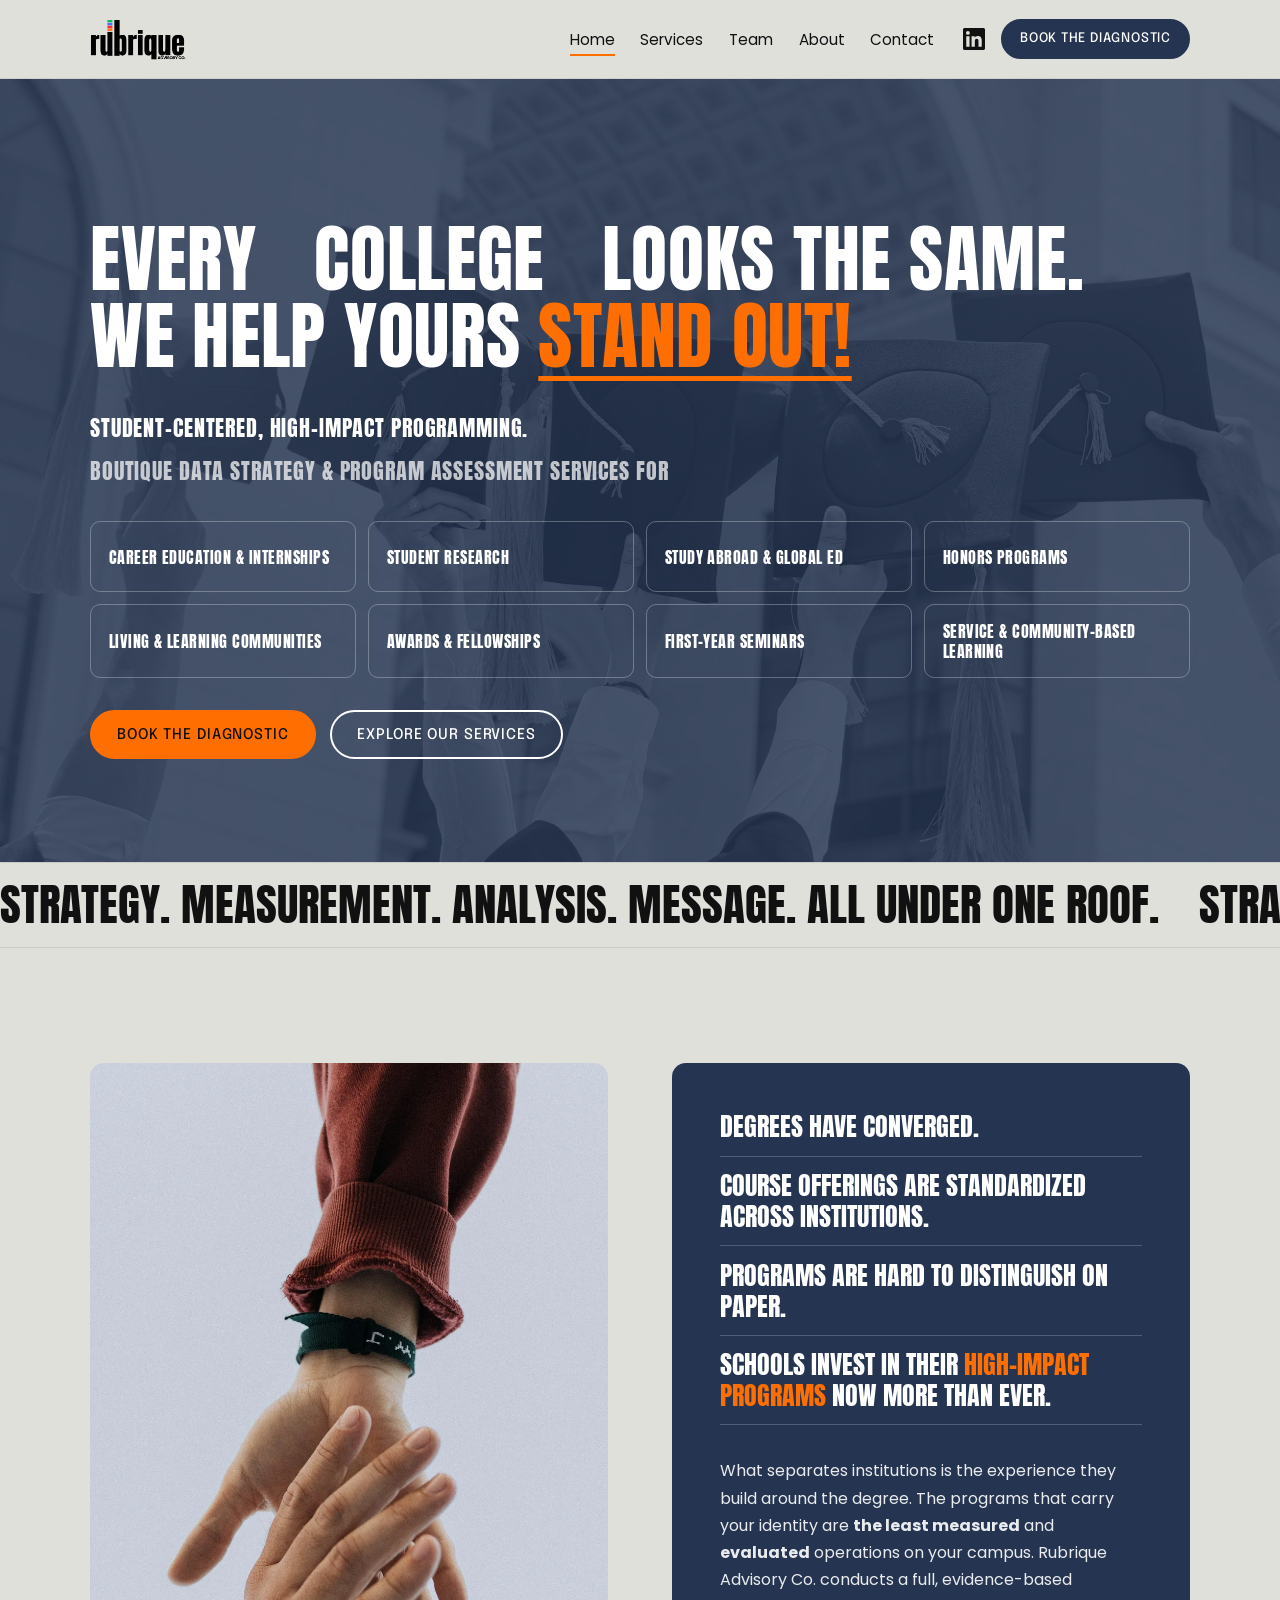
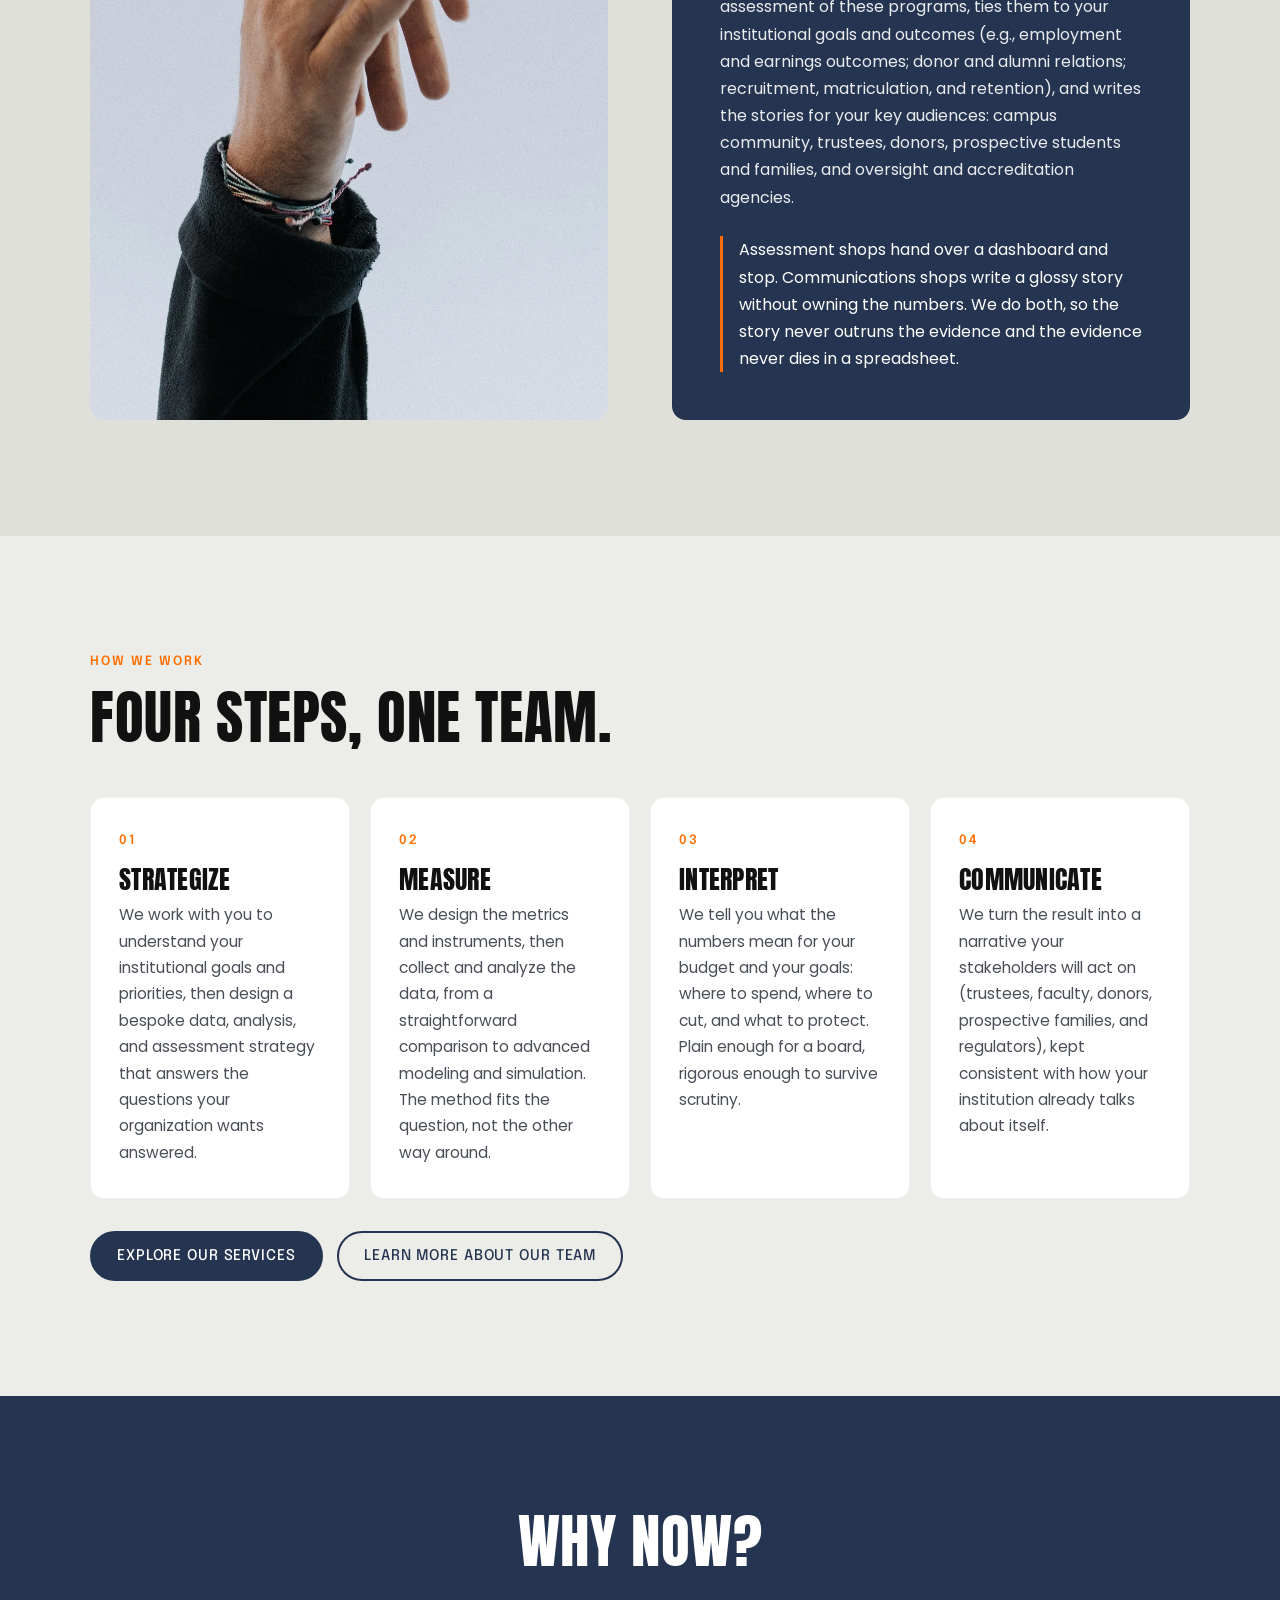
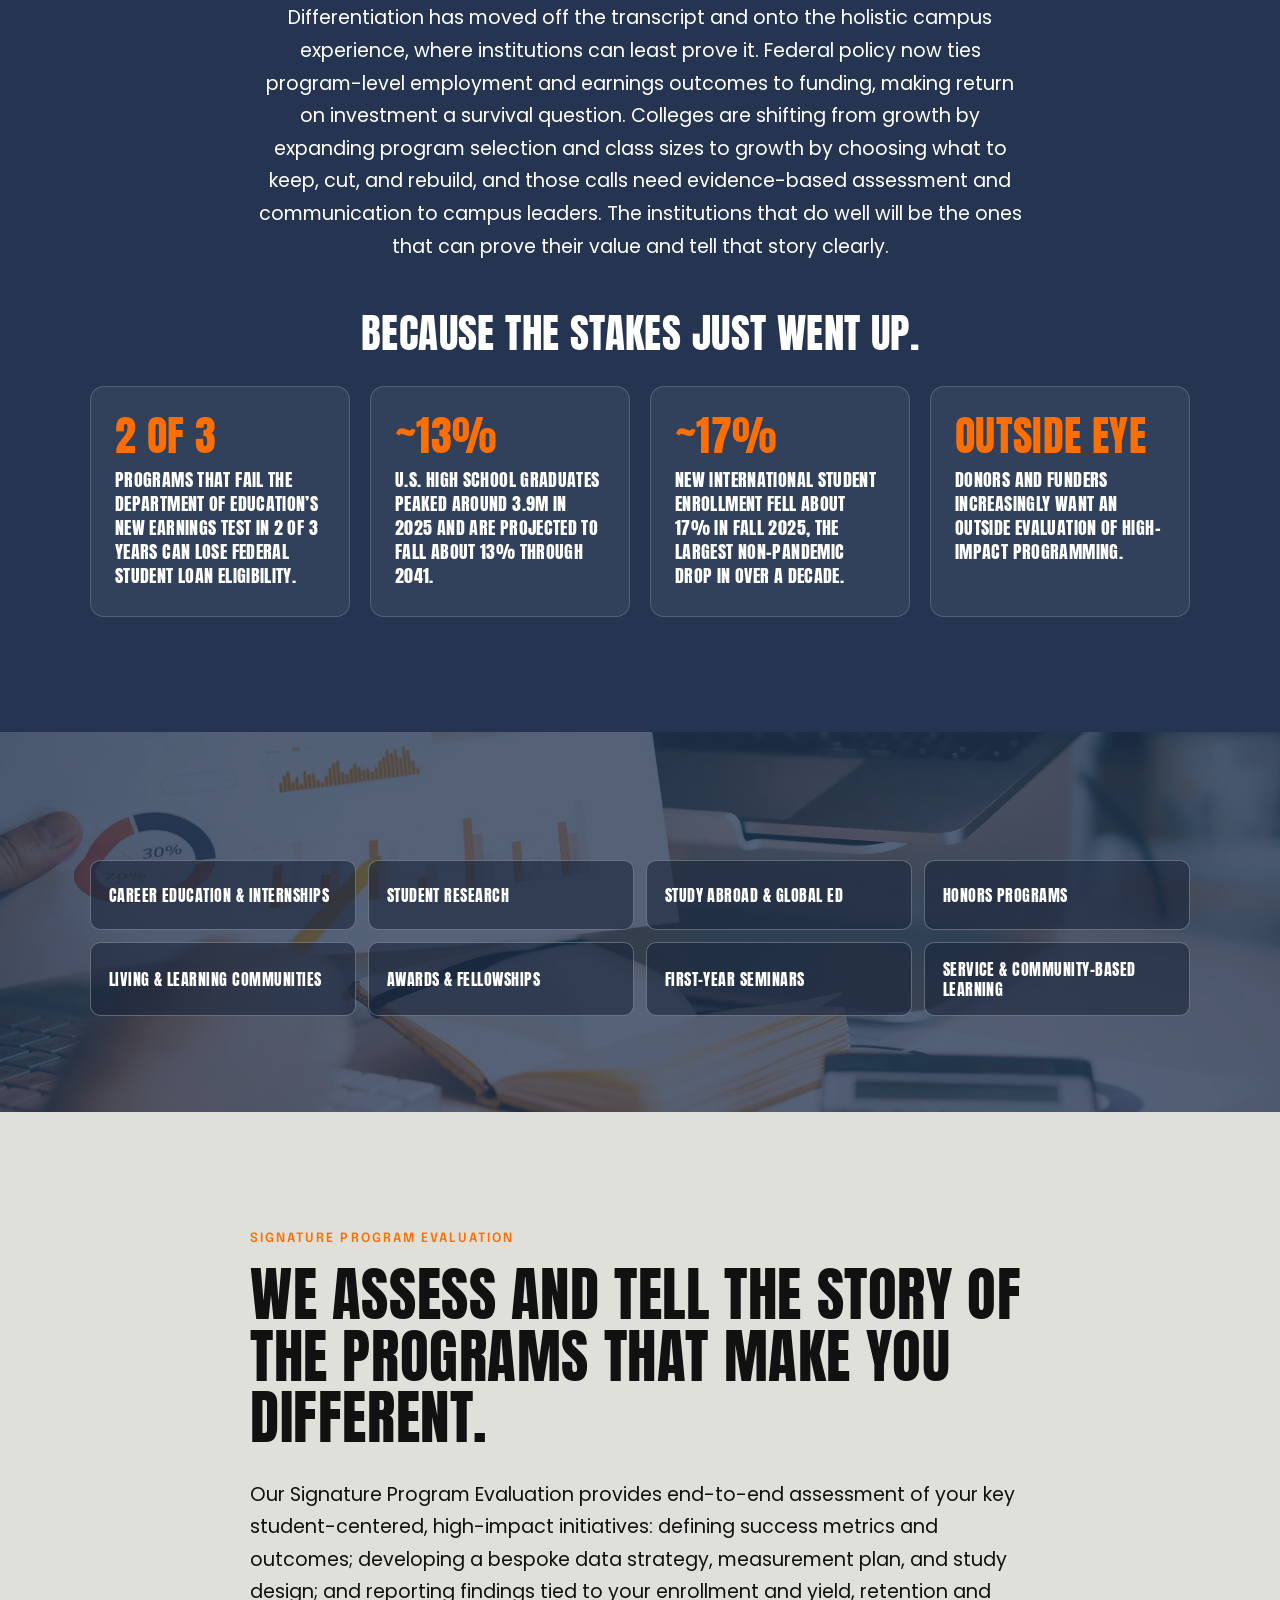
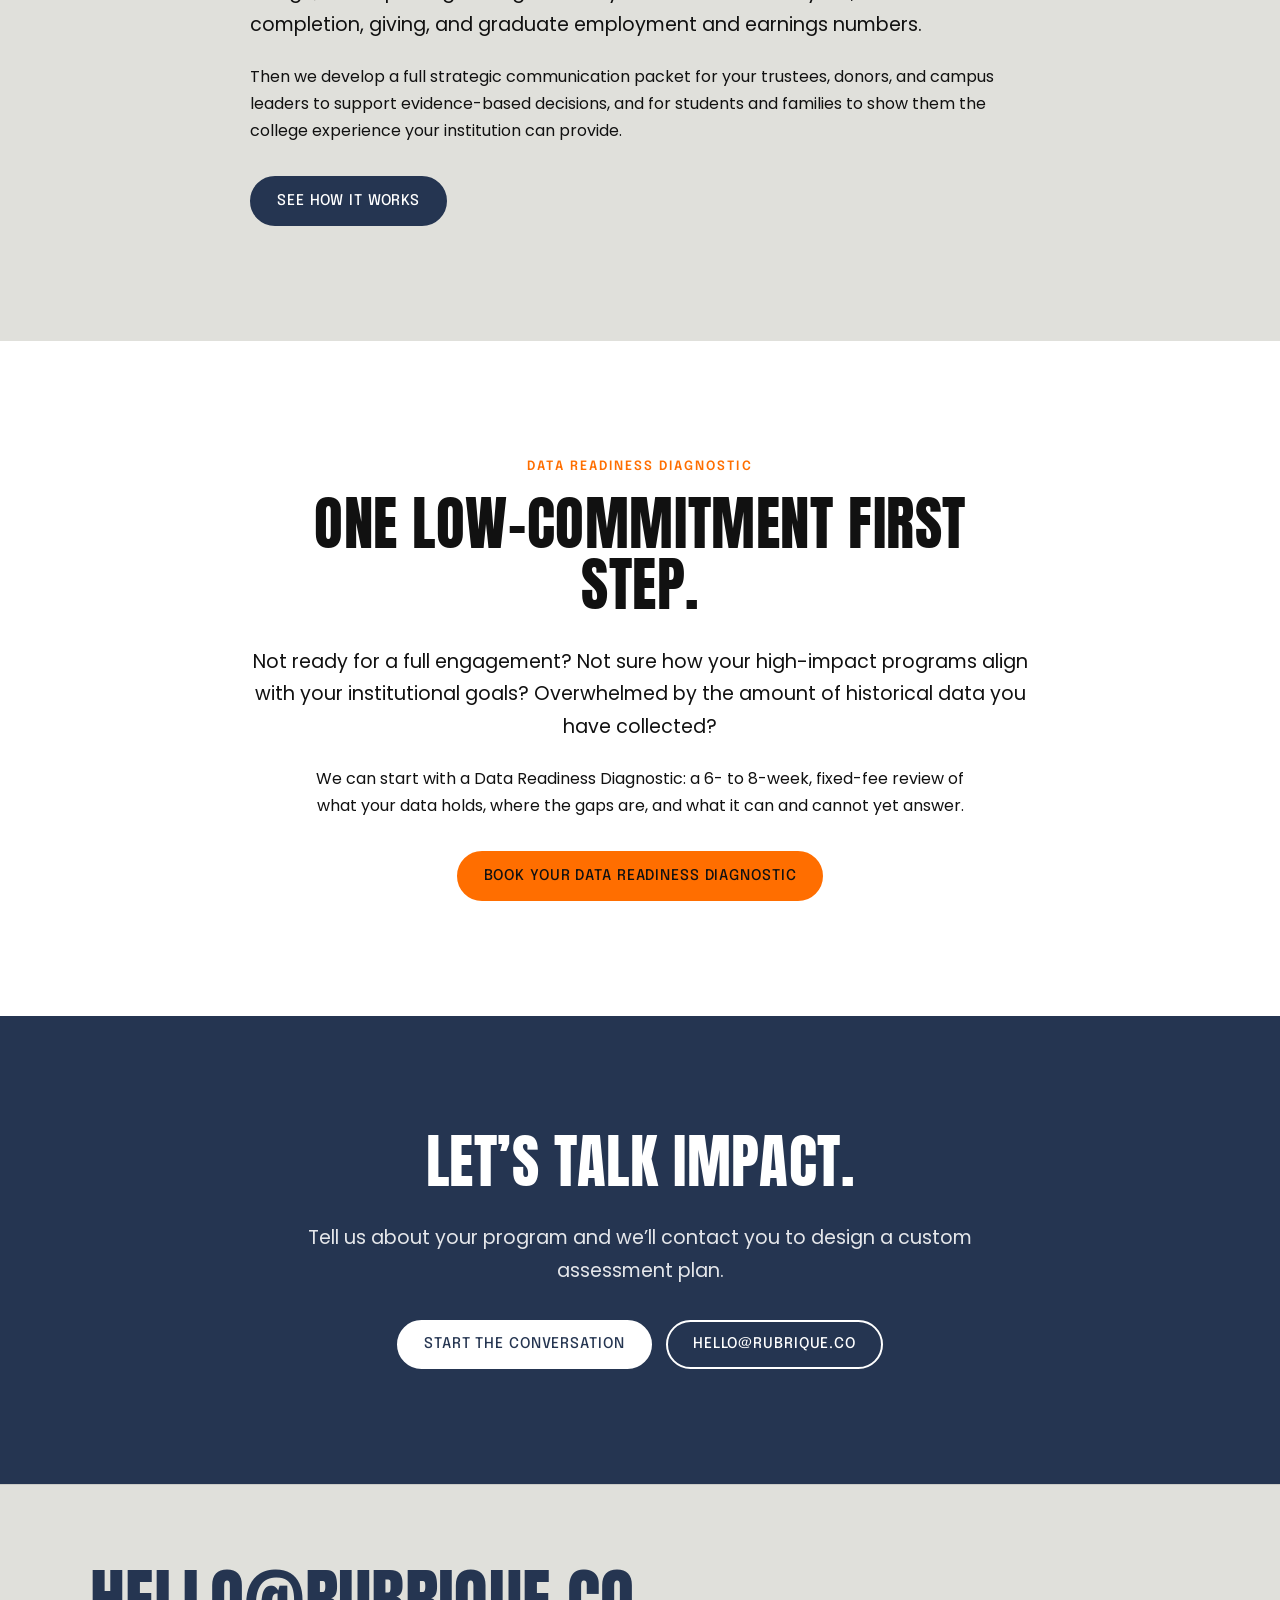
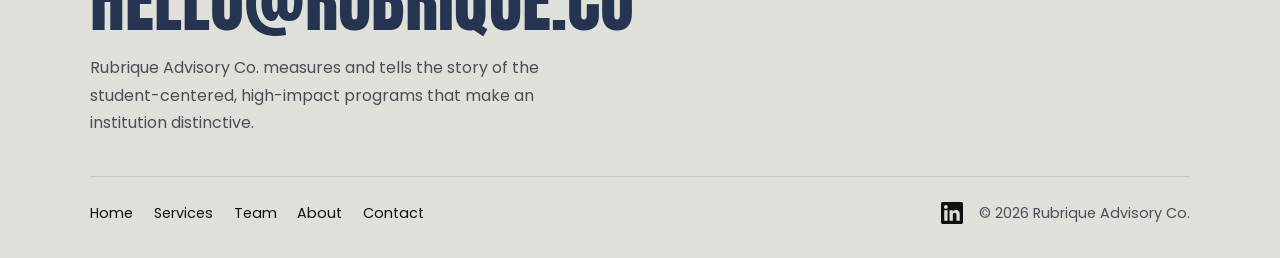
<file: index.html>
<!DOCTYPE html>
<html lang="en">
<head>
<meta charset="utf-8">
<meta name="viewport" content="width=device-width, initial-scale=1">
<title>Rubrique Advisory Co. | Program assessment for high-impact practices in higher education</title>
<meta name="description" content="Boutique data strategy and program assessment for career education, study abroad, undergraduate research, honors, fellowships, and other high-impact programs. Strategy, measurement, analysis, and message under one roof.">
<link rel="canonical" href="https://www.rubrique.co/">
<meta property="og:type" content="website">
<meta property="og:site_name" content="Rubrique Advisory Co.">
<meta property="og:title" content="Rubrique Advisory Co. | Program assessment for high-impact practices in higher education">
<meta property="og:description" content="Boutique data strategy and program assessment for career education, study abroad, undergraduate research, honors, fellowships, and other high-impact programs. Strategy, measurement, analysis, and message under one roof.">
<meta property="og:url" content="https://www.rubrique.co/">
<meta property="og:image" content="https://www.rubrique.co/assets/img/og-image.jpg">
<meta name="twitter:card" content="summary_large_image">
<link rel="icon" type="image/png" href="assets/img/favicon.png">
<link rel="apple-touch-icon" href="assets/img/favicon.png">
<link rel="preload" href="assets/fonts/anton-latin-400-normal.woff2" as="font" type="font/woff2" crossorigin>
<link rel="preload" href="assets/fonts/poppins-latin-400-normal.woff2" as="font" type="font/woff2" crossorigin>
<link rel="stylesheet" href="assets/css/site.css">
</head>
<body>
<a class="skip-link" href="#main">Skip to content</a>

<header class="site-header">
  <div class="wrap">
    <a class="brand" href="./" aria-label="Rubrique Advisory Co. home">
      <img src="assets/img/logo.png" alt="Rubrique Advisory Co." width="1473" height="828">
    </a>
    <button class="nav-toggle" type="button" aria-expanded="false" aria-controls="site-nav"><span></span><span class="visually-hidden">Menu</span></button>
    <nav class="nav" id="site-nav" aria-label="Primary">
      <ul class="nav__links"><li><a href="" aria-current="page">Home</a></li><li><a href="services/">Services</a></li><li><a href="team/">Team</a></li><li><a href="about/">About</a></li><li><a href="contact/">Contact</a></li></ul>
      <div class="nav__actions">
        <a class="icon-link" href="https://www.linkedin.com/company/rubrique/" aria-label="Rubrique on LinkedIn" rel="noopener" target="_blank"><svg viewBox="0 0 24 24" aria-hidden="true"><path d="M20.45 20.45h-3.56v-5.57c0-1.33-.03-3.04-1.85-3.04-1.86 0-2.14 1.45-2.14 2.94v5.67H9.35V9h3.41v1.56h.05c.48-.9 1.64-1.85 3.37-1.85 3.6 0 4.27 2.37 4.27 5.46v6.28zM5.34 7.43a2.06 2.06 0 1 1 0-4.13 2.06 2.06 0 0 1 0 4.13zM7.12 20.45H3.56V9h3.56v11.45zM22.22 0H1.77C.79 0 0 .77 0 1.73v20.54C0 23.23.79 24 1.77 24h20.45c.98 0 1.78-.77 1.78-1.73V1.73C24 .77 23.2 0 22.22 0z"/></svg></a>
        <a class="btn" href="contact/?interest=diagnostic">Book the Diagnostic</a>
      </div>
    </nav>
  </div>
</header>

<main id="main">

<section class="hero" aria-labelledby="hero-title">
  <div class="hero__bg" style="background-image:url('assets/img/home-hero.jpg')"></div>
  <div class="wrap">
    <h1 id="hero-title">
      <span class="visually-hidden">Every institution looks the same. We help yours stand out!</span>
      <span aria-hidden="true">
        <span class="hero__line">Every <span class="rotator" data-rotator><span class="is-active">University</span><span>College</span><span>Program</span><span>School</span><span>Degree</span></span> looks the same.</span>
        <span class="hero__line">We help yours <span class="stand-out">stand out!</span></span>
      </span>
    </h1>
    <p class="hero__kicker">Student-centered, high-impact programming.</p>
    <p class="hero__kicker hero__kicker--soft">Boutique data strategy &amp; program assessment services for</p>
    <ul class="programs"><li>Career Education &amp; Internships</li><li>Student Research</li><li>Study Abroad &amp; Global Ed</li><li>Honors Programs</li><li>Living &amp; Learning Communities</li><li>Awards &amp; Fellowships</li><li>First-Year Seminars</li><li>Service &amp; Community-Based Learning</li></ul>
    <div class="btn-row">
      <a class="btn btn--orange" href="contact/?interest=diagnostic">Book the Diagnostic</a>
      <a class="btn btn--ghost-light" href="services/">Explore our services</a>
    </div>
  </div>
</section>

<div class="marquee " aria-label="Strategy. Measurement. Analysis. Message. All under one roof." role="img"><div class="marquee__track" aria-hidden="true"><span class="marquee__item">Strategy. Measurement. Analysis. Message. All under one roof.</span><span class="marquee__item">Strategy. Measurement. Analysis. Message. All under one roof.</span><span class="marquee__item">Strategy. Measurement. Analysis. Message. All under one roof.</span><span class="marquee__item">Strategy. Measurement. Analysis. Message. All under one roof.</span><span class="marquee__item">Strategy. Measurement. Analysis. Message. All under one roof.</span><span class="marquee__item">Strategy. Measurement. Analysis. Message. All under one roof.</span><span class="marquee__item">Strategy. Measurement. Analysis. Message. All under one roof.</span><span class="marquee__item">Strategy. Measurement. Analysis. Message. All under one roof.</span></div></div>

<section class="section" aria-labelledby="converged-title">
  <div class="wrap">
    <div class="split split--media-tall">
      <div class="split__media">
        <img src="assets/img/home-hands.jpg" alt="Two people holding hands against a neutral background." width="1500" height="1875" loading="lazy">
      </div>
      <div class="panel">
        <h2 id="converged-title" class="visually-hidden">Degrees have converged</h2>
        <ul class="statements">
          <li>Degrees have converged.</li>
          <li>Course offerings are standardized across institutions.</li>
          <li>Programs are hard to distinguish on paper.</li>
          <li>Schools invest in their <span class="accent">high-impact programs</span> now more than ever.</li>
        </ul>
        <p>What separates institutions is the experience they build around the degree. The programs that carry your identity are <strong>the least measured</strong> and <strong>evaluated</strong> operations on your campus. Rubrique Advisory Co. conducts a full, evidence-based assessment of these programs, ties them to your institutional goals and outcomes (e.g., employment and earnings outcomes; donor and alumni relations; recruitment, matriculation, and retention), and writes the stories for your key audiences: campus community, trustees, donors, prospective students and families, and oversight and accreditation agencies.</p>
        <p class="pull">Assessment shops hand over a dashboard and stop. Communications shops write a glossy story without owning the numbers. We do both, so the story never outruns the evidence and the evidence never dies in a spreadsheet.</p>
      </div>
    </div>
  </div>
</section>

<section class="section section--paper-light" aria-labelledby="process-title">
  <div class="wrap">
    <div class="section-head">
      <span class="eyebrow">How we work</span>
      <h2 id="process-title">Four steps, one team.</h2>
    </div>
    <div class="grid grid--4">
      <article class="card"><span class="card__num">01</span><h3>Strategize</h3><p>We work with you to understand your institutional goals and priorities, then design a bespoke data, analysis, and assessment strategy that answers the questions your organization wants answered.</p></article>
      <article class="card"><span class="card__num">02</span><h3>Measure</h3><p>We design the metrics and instruments, then collect and analyze the data, from a straightforward comparison to advanced modeling and simulation. The method fits the question, not the other way around.</p></article>
      <article class="card"><span class="card__num">03</span><h3>Interpret</h3><p>We tell you what the numbers mean for your budget and your goals: where to spend, where to cut, and what to protect. Plain enough for a board, rigorous enough to survive scrutiny.</p></article>
      <article class="card"><span class="card__num">04</span><h3>Communicate</h3><p>We turn the result into a narrative your stakeholders will act on (trustees, faculty, donors, prospective families, and regulators), kept consistent with how your institution already talks about itself.</p></article>
    </div>
    <div class="btn-row">
      <a class="btn" href="services/">Explore our services</a>
      <a class="btn btn--ghost" href="team/">Learn more about our team</a>
    </div>
  </div>
</section>

<section class="section section--navy" aria-labelledby="why-title">
  <div class="wrap">
    <div class="section-head center">
      <h2 id="why-title">Why now?</h2>
      <p class="lede">Differentiation has moved off the transcript and onto the holistic campus experience, where institutions can least prove it. Federal policy now ties program-level employment and earnings outcomes to funding, making return on investment a survival question. Colleges are shifting from growth by expanding program selection and class sizes to growth by choosing what to keep, cut, and rebuild, and those calls need evidence-based assessment and communication to campus leaders. The institutions that do well will be the ones that can prove their value and tell that story clearly.</p>
    </div>
    <h3 class="center" style="font-size:clamp(1.6rem,3.2vw,2.6rem);margin-bottom:2rem">Because the stakes just went up.</h3>
    <div class="grid grid--4">
      <div class="stat"><span class="stat__big">2 of 3</span>Programs that fail the Department of Education&rsquo;s new earnings test in 2 of 3 years can lose federal student loan eligibility.</div>
      <div class="stat"><span class="stat__big">~13%</span>U.S. high school graduates peaked around 3.9M in 2025 and are projected to fall about 13% through 2041.</div>
      <div class="stat"><span class="stat__big">~17%</span>New international student enrollment fell about 17% in fall 2025, the largest non-pandemic drop in over a decade.</div>
      <div class="stat"><span class="stat__big">Outside eye</span>Donors and funders increasingly want an outside evaluation of high-impact programming.</div>
    </div>
  </div>
</section>

<section class="photo-band" aria-label="Programs we assess">
  <div class="photo-band__bg" style="background-image:url('assets/img/home-data.jpg')"></div>
  <div class="wrap">
    <ul class="programs"><li>Career Education &amp; Internships</li><li>Student Research</li><li>Study Abroad &amp; Global Ed</li><li>Honors Programs</li><li>Living &amp; Learning Communities</li><li>Awards &amp; Fellowships</li><li>First-Year Seminars</li><li>Service &amp; Community-Based Learning</li></ul>
  </div>
</section>

<section class="section" aria-labelledby="flagship-title">
  <div class="wrap wrap--narrow">
    <span class="eyebrow">Signature Program Evaluation</span>
    <h2 id="flagship-title">We assess and tell the story of the programs that make you different.</h2>
    <p class="lede">Our Signature Program Evaluation provides end-to-end assessment of your key student-centered, high-impact initiatives: defining success metrics and outcomes; developing a bespoke data strategy, measurement plan, and study design; and reporting findings tied to your enrollment and yield, retention and completion, giving, and graduate employment and earnings numbers.</p>
    <p>Then we develop a full strategic communication packet for your trustees, donors, and campus leaders to support evidence-based decisions, and for students and families to show them the college experience your institution can provide.</p>
    <div class="btn-row"><a class="btn" href="services/">See how it works</a></div>
  </div>
</section>

<section class="section section--white" aria-labelledby="diagnostic-title">
  <div class="wrap wrap--narrow center">
    <span class="eyebrow">Data Readiness Diagnostic</span>
    <h2 id="diagnostic-title">One low-commitment first step.</h2>
    <p class="lede measure center">Not ready for a full engagement? Not sure how your high-impact programs align with your institutional goals? Overwhelmed by the amount of historical data you have collected?</p>
    <p class="measure center">We can start with a Data Readiness Diagnostic: a 6- to 8-week, fixed-fee review of what your data holds, where the gaps are, and what it can and cannot yet answer.</p>
    <div class="btn-row btn-row--center"><a class="btn btn--orange" href="contact/?interest=diagnostic">Book your Data Readiness Diagnostic</a></div>
  </div>
</section>

<section class="section cta-band" aria-labelledby="talk-title">
  <div class="wrap">
    <h2 id="talk-title">Let&rsquo;s talk impact.</h2>
    <p class="lede">Tell us about your program and we&rsquo;ll contact you to design a custom assessment plan.</p>
    <div class="btn-row btn-row--center">
      <a class="btn btn--light" href="contact/">Start the conversation</a>
      <a class="btn btn--ghost-light" href="mailto:hello@rubrique.co">hello@rubrique.co</a>
    </div>
  </div>
</section>

</main>

<footer class="site-footer">
  <div class="wrap">
    <a class="footer-email" href="mailto:hello@rubrique.co">hello@rubrique.co</a>
    <p class="footer-tag">Rubrique Advisory Co. measures and tells the story of the student-centered, high-impact programs that make an institution distinctive.</p>
    <div class="footer-bottom">
      <ul class="footer-nav"><li><a href="" aria-current="page">Home</a></li><li><a href="services/">Services</a></li><li><a href="team/">Team</a></li><li><a href="about/">About</a></li><li><a href="contact/">Contact</a></li></ul>
      <div class="footer-legal">
        <a class="icon-link" href="https://www.linkedin.com/company/rubrique/" aria-label="Rubrique on LinkedIn" rel="noopener" target="_blank"><svg viewBox="0 0 24 24" aria-hidden="true"><path d="M20.45 20.45h-3.56v-5.57c0-1.33-.03-3.04-1.85-3.04-1.86 0-2.14 1.45-2.14 2.94v5.67H9.35V9h3.41v1.56h.05c.48-.9 1.64-1.85 3.37-1.85 3.6 0 4.27 2.37 4.27 5.46v6.28zM5.34 7.43a2.06 2.06 0 1 1 0-4.13 2.06 2.06 0 0 1 0 4.13zM7.12 20.45H3.56V9h3.56v11.45zM22.22 0H1.77C.79 0 0 .77 0 1.73v20.54C0 23.23.79 24 1.77 24h20.45c.98 0 1.78-.77 1.78-1.73V1.73C24 .77 23.2 0 22.22 0z"/></svg></a>
        <span>&copy; <span data-year>2026</span> Rubrique Advisory Co.</span>
      </div>
    </div>
  </div>
</footer>

<script src="assets/js/site.js" defer></script>
</body>
</html>
</file>
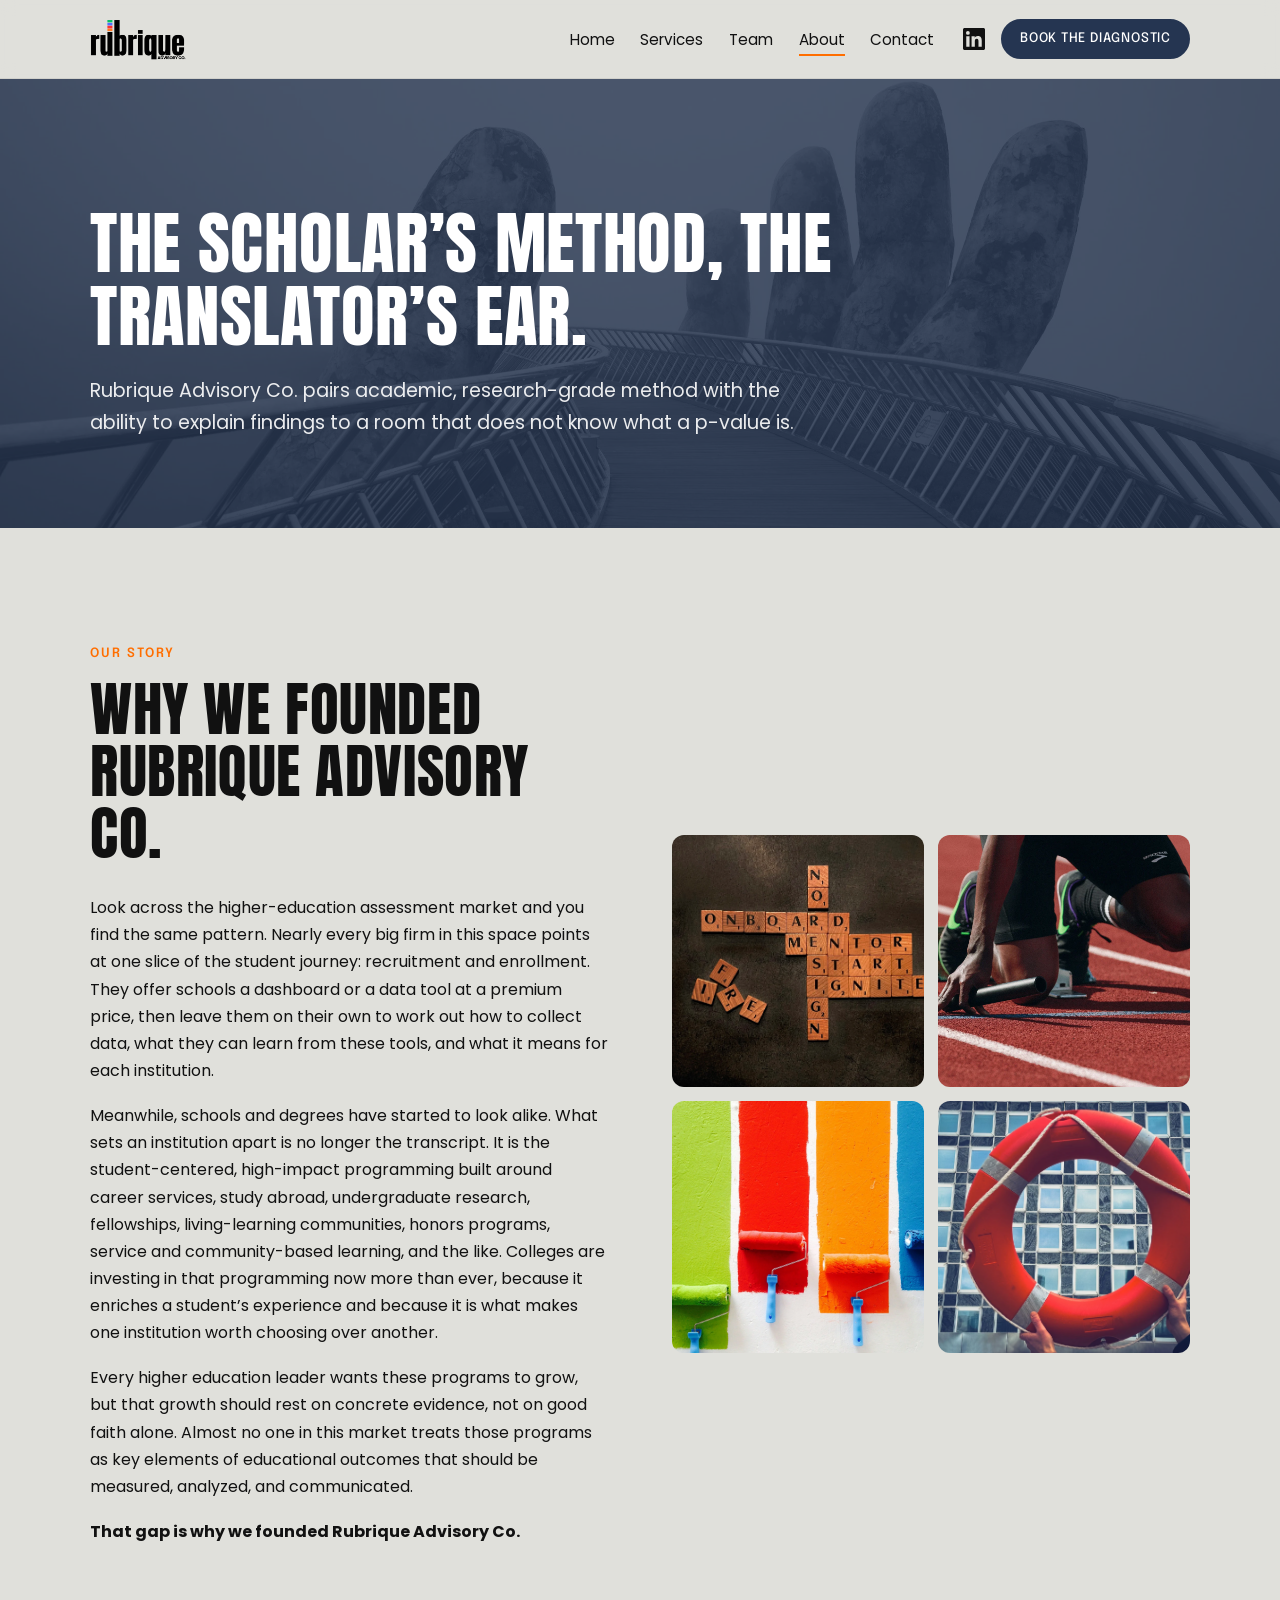
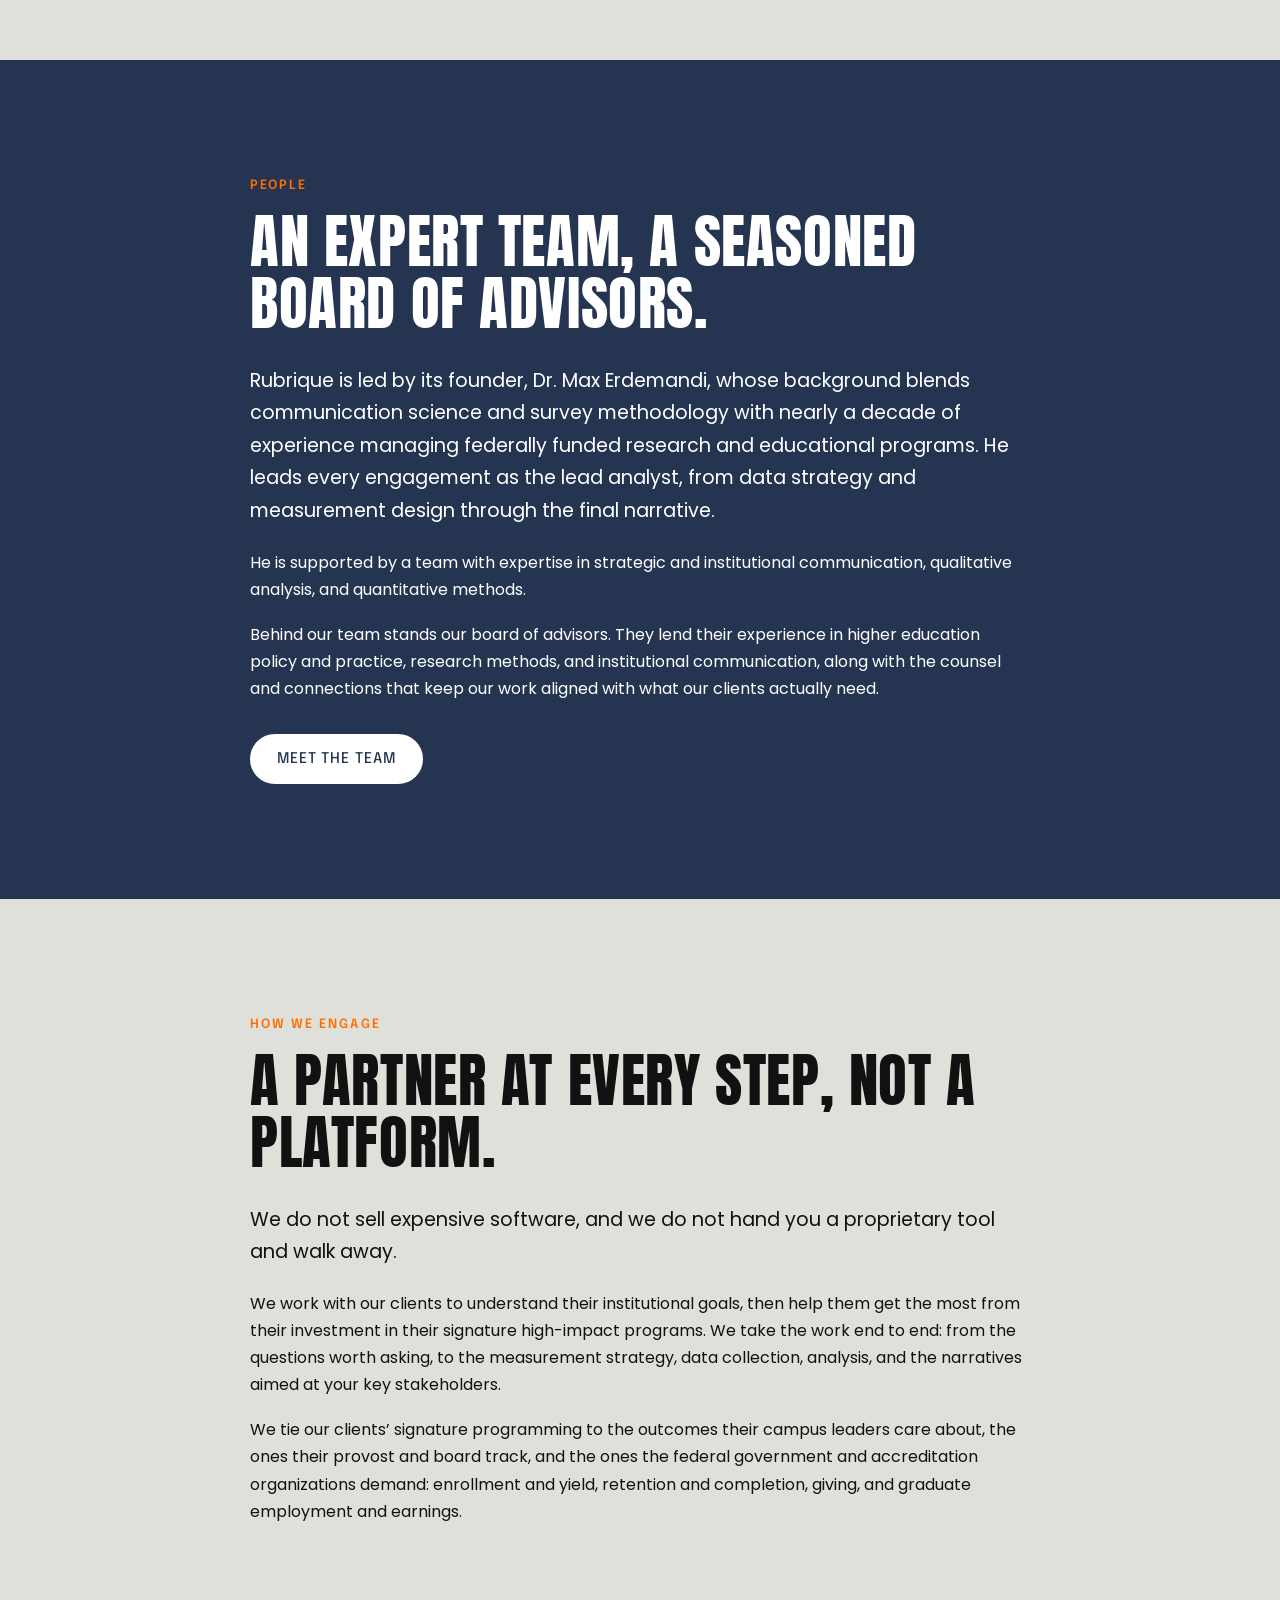
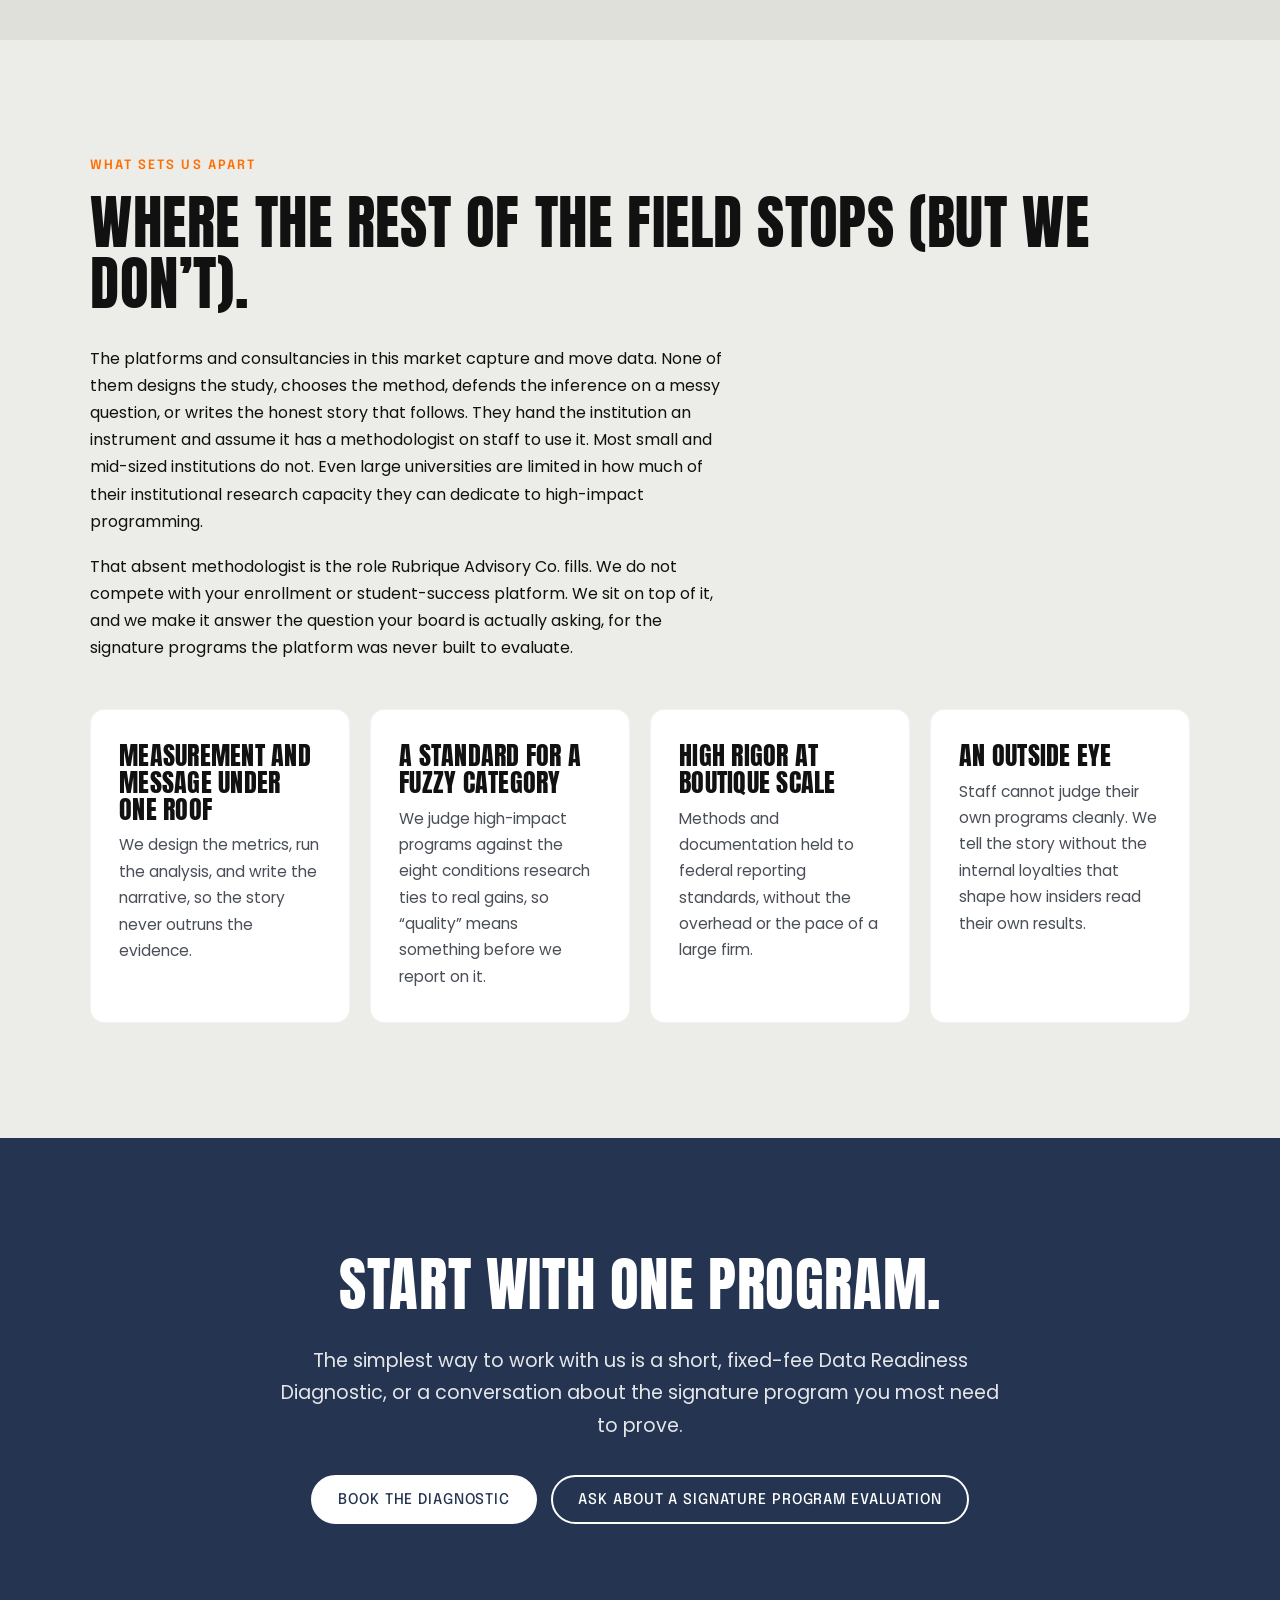
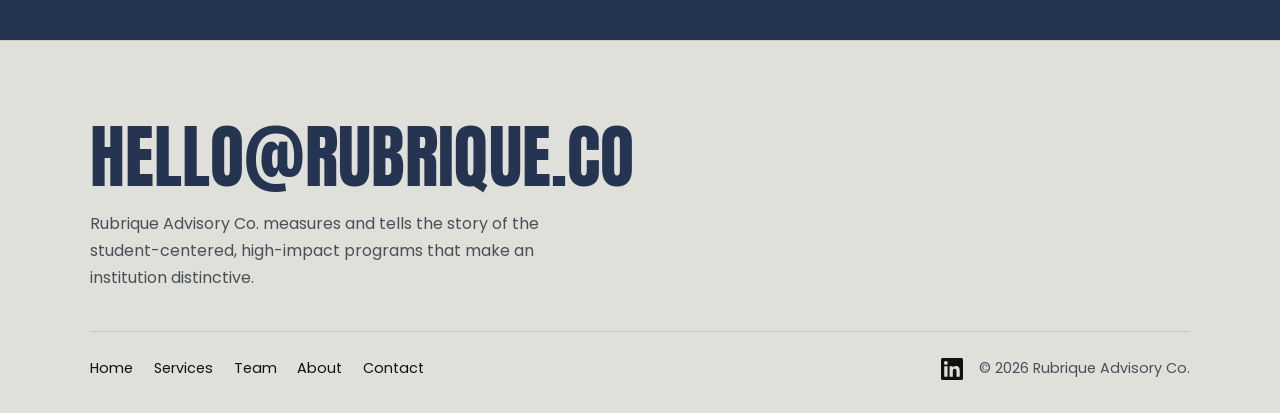
<file: about/index.html>
<!DOCTYPE html>
<html lang="en">
<head>
<meta charset="utf-8">
<meta name="viewport" content="width=device-width, initial-scale=1">
<title>About | Rubrique Advisory Co.</title>
<meta name="description" content="Why we founded Rubrique Advisory Co.: research-grade measurement and clear storytelling for the student-centered, high-impact programs that set institutions apart.">
<link rel="canonical" href="https://www.rubrique.co/about/">
<meta property="og:type" content="website">
<meta property="og:site_name" content="Rubrique Advisory Co.">
<meta property="og:title" content="About | Rubrique Advisory Co.">
<meta property="og:description" content="Why we founded Rubrique Advisory Co.: research-grade measurement and clear storytelling for the student-centered, high-impact programs that set institutions apart.">
<meta property="og:url" content="https://www.rubrique.co/about/">
<meta property="og:image" content="https://www.rubrique.co/assets/img/og-image.jpg">
<meta name="twitter:card" content="summary_large_image">
<link rel="icon" type="image/png" href="../assets/img/favicon.png">
<link rel="apple-touch-icon" href="../assets/img/favicon.png">
<link rel="preload" href="../assets/fonts/anton-latin-400-normal.woff2" as="font" type="font/woff2" crossorigin>
<link rel="preload" href="../assets/fonts/poppins-latin-400-normal.woff2" as="font" type="font/woff2" crossorigin>
<link rel="stylesheet" href="../assets/css/site.css">
</head>
<body>
<a class="skip-link" href="#main">Skip to content</a>

<header class="site-header">
  <div class="wrap">
    <a class="brand" href="../" aria-label="Rubrique Advisory Co. home">
      <img src="../assets/img/logo.png" alt="Rubrique Advisory Co." width="1473" height="828">
    </a>
    <button class="nav-toggle" type="button" aria-expanded="false" aria-controls="site-nav"><span></span><span class="visually-hidden">Menu</span></button>
    <nav class="nav" id="site-nav" aria-label="Primary">
      <ul class="nav__links"><li><a href="../">Home</a></li><li><a href="../services/">Services</a></li><li><a href="../team/">Team</a></li><li><a href="../about/" aria-current="page">About</a></li><li><a href="../contact/">Contact</a></li></ul>
      <div class="nav__actions">
        <a class="icon-link" href="https://www.linkedin.com/company/rubrique/" aria-label="Rubrique on LinkedIn" rel="noopener" target="_blank"><svg viewBox="0 0 24 24" aria-hidden="true"><path d="M20.45 20.45h-3.56v-5.57c0-1.33-.03-3.04-1.85-3.04-1.86 0-2.14 1.45-2.14 2.94v5.67H9.35V9h3.41v1.56h.05c.48-.9 1.64-1.85 3.37-1.85 3.6 0 4.27 2.37 4.27 5.46v6.28zM5.34 7.43a2.06 2.06 0 1 1 0-4.13 2.06 2.06 0 0 1 0 4.13zM7.12 20.45H3.56V9h3.56v11.45zM22.22 0H1.77C.79 0 0 .77 0 1.73v20.54C0 23.23.79 24 1.77 24h20.45c.98 0 1.78-.77 1.78-1.73V1.73C24 .77 23.2 0 22.22 0z"/></svg></a>
        <a class="btn" href="../contact/?interest=diagnostic">Book the Diagnostic</a>
      </div>
    </nav>
  </div>
</header>

<main id="main">

<section class="hero hero--page" aria-labelledby="about-title">
  <div class="hero__bg" style="background-image:url('../assets/img/about-hero.jpg')"></div>
  <div class="wrap">
    <h1 id="about-title">The scholar&rsquo;s method, the translator&rsquo;s ear.</h1>
    <p class="lede">Rubrique Advisory Co. pairs academic, research-grade method with the ability to explain findings to a room that does not know what a p-value is.</p>
  </div>
</section>

<section class="section" aria-labelledby="why-founded">
  <div class="wrap">
    <div class="split">
      <div>
        <span class="eyebrow">Our story</span>
        <h2 id="why-founded">Why we founded Rubrique Advisory Co.</h2>
        <p>Look across the higher-education assessment market and you find the same pattern. Nearly every big firm in this space points at one slice of the student journey: recruitment and enrollment. They offer schools a dashboard or a data tool at a premium price, then leave them on their own to work out how to collect data, what they can learn from these tools, and what it means for each institution.</p>
        <p>Meanwhile, schools and degrees have started to look alike. What sets an institution apart is no longer the transcript. It is the student-centered, high-impact programming built around career services, study abroad, undergraduate research, fellowships, living-learning communities, honors programs, service and community-based learning, and the like. Colleges are investing in that programming now more than ever, because it enriches a student&rsquo;s experience and because it is what makes one institution worth choosing over another.</p>
        <p>Every higher education leader wants these programs to grow, but that growth should rest on concrete evidence, not on good faith alone. Almost no one in this market treats those programs as key elements of educational outcomes that should be measured, analyzed, and communicated.</p>
        <p><strong>That gap is why we founded Rubrique Advisory Co.</strong></p>
      </div>
      <div class="collage">
        <img src="../assets/img/about-1.jpg" alt="Wooden letter tiles spelling onboard, mentor, start, ignite on a black surface." loading="lazy" width="1500" height="1125">
        <img src="../assets/img/about-2.jpg" alt="A sprinter in the starting position on an outdoor running track." loading="lazy" width="1500" height="1000">
        <img src="../assets/img/about-3.jpg" alt="Four paint rollers dipped in green, red, orange, and blue paint against a striped wall." loading="lazy" width="1500" height="2000">
        <img src="../assets/img/about-4.jpg" alt="A person holding a red lifebuoy in front of a building with blue reflective windows." loading="lazy" width="1500" height="1063">
      </div>
    </div>
  </div>
</section>

<section class="section section--navy" aria-labelledby="team-board">
  <div class="wrap wrap--narrow">
    <span class="eyebrow">People</span>
    <h2 id="team-board">An expert team, a seasoned board of advisors.</h2>
    <p class="lede">Rubrique is led by its founder, Dr. Max Erdemandi, whose background blends communication science and survey methodology with nearly a decade of experience managing federally funded research and educational programs. He leads every engagement as the lead analyst, from data strategy and measurement design through the final narrative.</p>
    <p>He is supported by a team with expertise in strategic and institutional communication, qualitative analysis, and quantitative methods.</p>
    <p>Behind our team stands our board of advisors. They lend their experience in higher education policy and practice, research methods, and institutional communication, along with the counsel and connections that keep our work aligned with what our clients actually need.</p>
    <div class="btn-row"><a class="btn btn--light" href="../team/">Meet the team</a></div>
  </div>
</section>

<section class="section" aria-labelledby="partner-title">
  <div class="wrap wrap--narrow">
    <span class="eyebrow">How we engage</span>
    <h2 id="partner-title">A partner at every step, not a platform.</h2>
    <p class="lede">We do not sell expensive software, and we do not hand you a proprietary tool and walk away.</p>
    <p>We work with our clients to understand their institutional goals, then help them get the most from their investment in their signature high-impact programs. We take the work end to end: from the questions worth asking, to the measurement strategy, data collection, analysis, and the narratives aimed at your key stakeholders.</p>
    <p>We tie our clients&rsquo; signature programming to the outcomes their campus leaders care about, the ones their provost and board track, and the ones the federal government and accreditation organizations demand: enrollment and yield, retention and completion, giving, and graduate employment and earnings.</p>
  </div>
</section>

<section class="section section--paper-light" aria-labelledby="field-title">
  <div class="wrap">
    <div class="section-head">
      <span class="eyebrow">What sets us apart</span>
      <h2 id="field-title">Where the rest of the field stops (but we don&rsquo;t).</h2>
      <p>The platforms and consultancies in this market capture and move data. None of them designs the study, chooses the method, defends the inference on a messy question, or writes the honest story that follows. They hand the institution an instrument and assume it has a methodologist on staff to use it. Most small and mid-sized institutions do not. Even large universities are limited in how much of their institutional research capacity they can dedicate to high-impact programming.</p>
      <p>That absent methodologist is the role Rubrique Advisory Co. fills. We do not compete with your enrollment or student-success platform. We sit on top of it, and we make it answer the question your board is actually asking, for the signature programs the platform was never built to evaluate.</p>
    </div>
    <div class="grid grid--4">
      <article class="card"><h3>Measurement and message under one roof</h3><p>We design the metrics, run the analysis, and write the narrative, so the story never outruns the evidence.</p></article>
      <article class="card"><h3>A standard for a fuzzy category</h3><p>We judge high-impact programs against the eight conditions research ties to real gains, so &ldquo;quality&rdquo; means something before we report on it.</p></article>
      <article class="card"><h3>High rigor at boutique scale</h3><p>Methods and documentation held to federal reporting standards, without the overhead or the pace of a large firm.</p></article>
      <article class="card"><h3>An outside eye</h3><p>Staff cannot judge their own programs cleanly. We tell the story without the internal loyalties that shape how insiders read their own results.</p></article>
    </div>
  </div>
</section>

<section class="section cta-band">
  <div class="wrap">
    <h2>Start with one program.</h2>
    <p class="lede">The simplest way to work with us is a short, fixed-fee Data Readiness Diagnostic, or a conversation about the signature program you most need to prove.</p>
    <div class="btn-row btn-row--center">
      <a class="btn btn--light" href="../contact/?interest=diagnostic">Book the Diagnostic</a>
      <a class="btn btn--ghost-light" href="../contact/?interest=flagship">Ask about a Signature Program Evaluation</a>
    </div>
  </div>
</section>

</main>

<footer class="site-footer">
  <div class="wrap">
    <a class="footer-email" href="mailto:hello@rubrique.co">hello@rubrique.co</a>
    <p class="footer-tag">Rubrique Advisory Co. measures and tells the story of the student-centered, high-impact programs that make an institution distinctive.</p>
    <div class="footer-bottom">
      <ul class="footer-nav"><li><a href="../">Home</a></li><li><a href="../services/">Services</a></li><li><a href="../team/">Team</a></li><li><a href="../about/" aria-current="page">About</a></li><li><a href="../contact/">Contact</a></li></ul>
      <div class="footer-legal">
        <a class="icon-link" href="https://www.linkedin.com/company/rubrique/" aria-label="Rubrique on LinkedIn" rel="noopener" target="_blank"><svg viewBox="0 0 24 24" aria-hidden="true"><path d="M20.45 20.45h-3.56v-5.57c0-1.33-.03-3.04-1.85-3.04-1.86 0-2.14 1.45-2.14 2.94v5.67H9.35V9h3.41v1.56h.05c.48-.9 1.64-1.85 3.37-1.85 3.6 0 4.27 2.37 4.27 5.46v6.28zM5.34 7.43a2.06 2.06 0 1 1 0-4.13 2.06 2.06 0 0 1 0 4.13zM7.12 20.45H3.56V9h3.56v11.45zM22.22 0H1.77C.79 0 0 .77 0 1.73v20.54C0 23.23.79 24 1.77 24h20.45c.98 0 1.78-.77 1.78-1.73V1.73C24 .77 23.2 0 22.22 0z"/></svg></a>
        <span>&copy; <span data-year>2026</span> Rubrique Advisory Co.</span>
      </div>
    </div>
  </div>
</footer>

<script src="../assets/js/site.js" defer></script>
</body>
</html>
</file>
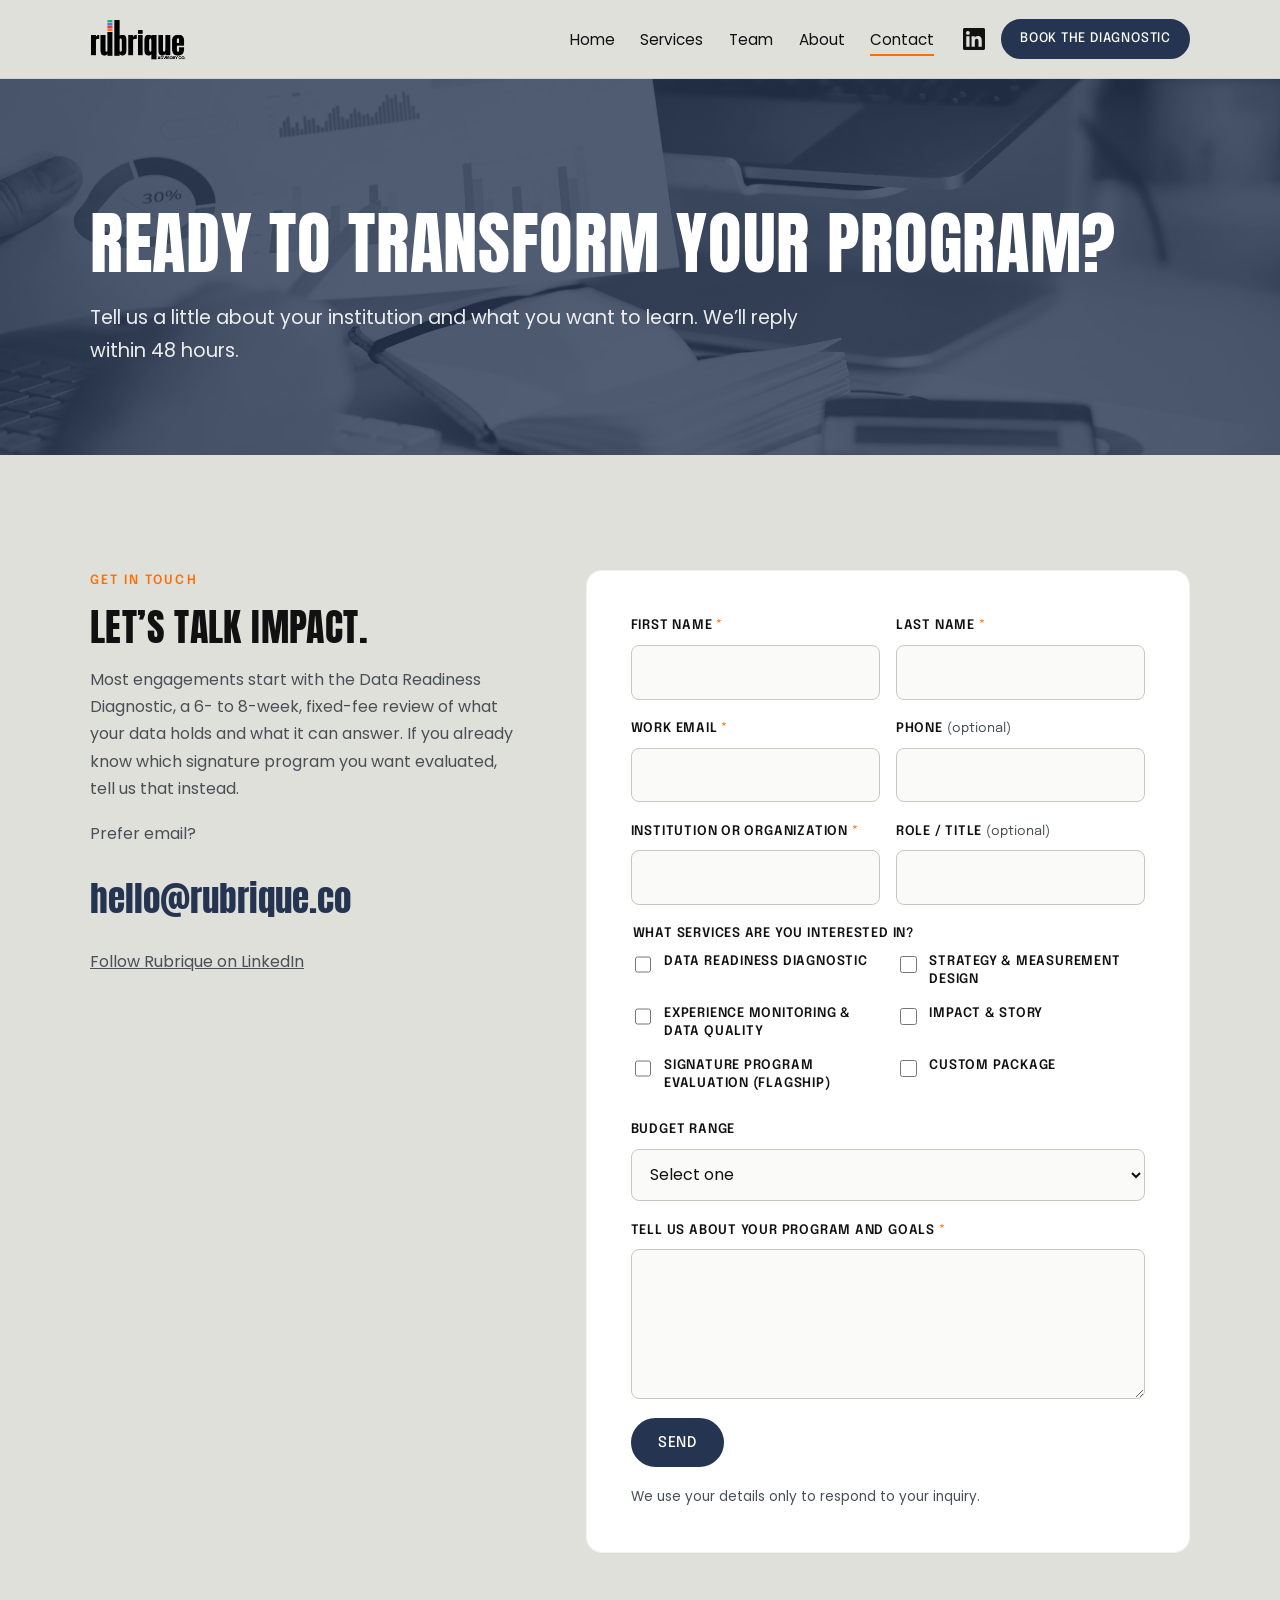
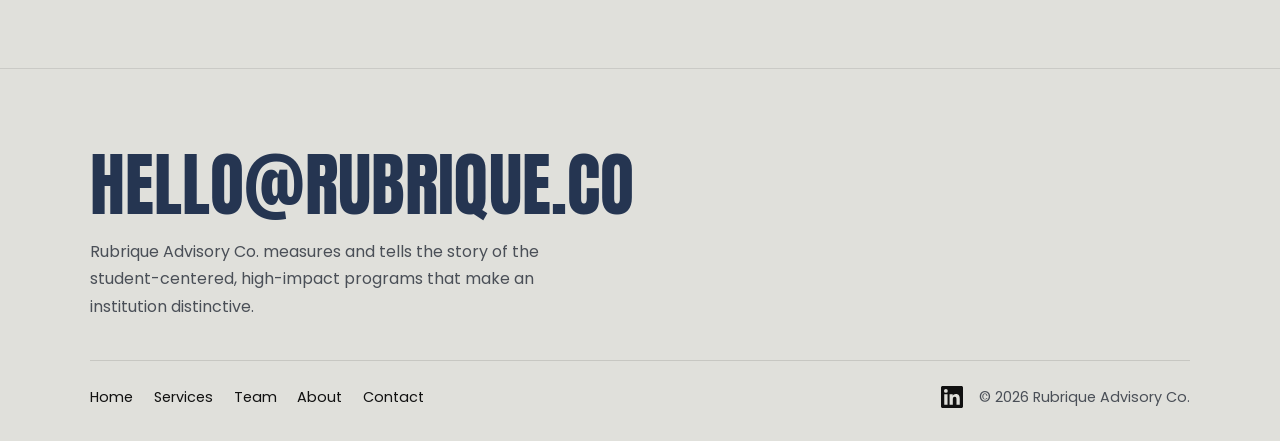
<file: contact/index.html>
<!DOCTYPE html>
<html lang="en">
<head>
<meta charset="utf-8">
<meta name="viewport" content="width=device-width, initial-scale=1">
<title>Contact | Rubrique Advisory Co.</title>
<meta name="description" content="Contact Rubrique Advisory Co. to book a Data Readiness Diagnostic or discuss a Signature Program Evaluation. hello@rubrique.co">
<link rel="canonical" href="https://www.rubrique.co/contact/">
<meta property="og:type" content="website">
<meta property="og:site_name" content="Rubrique Advisory Co.">
<meta property="og:title" content="Contact | Rubrique Advisory Co.">
<meta property="og:description" content="Contact Rubrique Advisory Co. to book a Data Readiness Diagnostic or discuss a Signature Program Evaluation. hello@rubrique.co">
<meta property="og:url" content="https://www.rubrique.co/contact/">
<meta property="og:image" content="https://www.rubrique.co/assets/img/og-image.jpg">
<meta name="twitter:card" content="summary_large_image">
<link rel="icon" type="image/png" href="../assets/img/favicon.png">
<link rel="apple-touch-icon" href="../assets/img/favicon.png">
<link rel="preload" href="../assets/fonts/anton-latin-400-normal.woff2" as="font" type="font/woff2" crossorigin>
<link rel="preload" href="../assets/fonts/poppins-latin-400-normal.woff2" as="font" type="font/woff2" crossorigin>
<link rel="stylesheet" href="../assets/css/site.css">
</head>
<body>
<a class="skip-link" href="#main">Skip to content</a>

<header class="site-header">
  <div class="wrap">
    <a class="brand" href="../" aria-label="Rubrique Advisory Co. home">
      <img src="../assets/img/logo.png" alt="Rubrique Advisory Co." width="1473" height="828">
    </a>
    <button class="nav-toggle" type="button" aria-expanded="false" aria-controls="site-nav"><span></span><span class="visually-hidden">Menu</span></button>
    <nav class="nav" id="site-nav" aria-label="Primary">
      <ul class="nav__links"><li><a href="../">Home</a></li><li><a href="../services/">Services</a></li><li><a href="../team/">Team</a></li><li><a href="../about/">About</a></li><li><a href="../contact/" aria-current="page">Contact</a></li></ul>
      <div class="nav__actions">
        <a class="icon-link" href="https://www.linkedin.com/company/rubrique/" aria-label="Rubrique on LinkedIn" rel="noopener" target="_blank"><svg viewBox="0 0 24 24" aria-hidden="true"><path d="M20.45 20.45h-3.56v-5.57c0-1.33-.03-3.04-1.85-3.04-1.86 0-2.14 1.45-2.14 2.94v5.67H9.35V9h3.41v1.56h.05c.48-.9 1.64-1.85 3.37-1.85 3.6 0 4.27 2.37 4.27 5.46v6.28zM5.34 7.43a2.06 2.06 0 1 1 0-4.13 2.06 2.06 0 0 1 0 4.13zM7.12 20.45H3.56V9h3.56v11.45zM22.22 0H1.77C.79 0 0 .77 0 1.73v20.54C0 23.23.79 24 1.77 24h20.45c.98 0 1.78-.77 1.78-1.73V1.73C24 .77 23.2 0 22.22 0z"/></svg></a>
        <a class="btn" href="../contact/?interest=diagnostic">Book the Diagnostic</a>
      </div>
    </nav>
  </div>
</header>

<main id="main">

<section class="hero hero--page" aria-labelledby="contact-title">
  <div class="hero__bg" style="background-image:url('../assets/img/home-data.jpg')"></div>
  <div class="wrap">
    <h1 id="contact-title">Ready to transform your program?</h1>
    <p class="lede">Tell us a little about your institution and what you want to learn. We&rsquo;ll reply within 48 hours.</p>
  </div>
</section>

<section class="section">
  <div class="wrap contact-grid">
    <aside class="contact-aside">
      <span class="eyebrow">Get in touch</span>
      <h2 style="font-size:clamp(1.8rem,3vw,2.4rem)">Let&rsquo;s talk impact.</h2>
      <p>Most engagements start with the Data Readiness Diagnostic, a 6- to 8-week, fixed-fee review of what your data holds and what it can answer. If you already know which signature program you want evaluated, tell us that instead.</p>
      <p>Prefer email?</p>
      <a class="big-email" href="mailto:hello@rubrique.co">hello@rubrique.co</a>
      <p><a href="https://www.linkedin.com/company/rubrique/" rel="noopener" target="_blank">Follow Rubrique on LinkedIn</a></p>
    </aside>

    <form class="form" data-contact-form action="https://formspree.io/f/YOUR_FORM_ID" method="POST">
      <input type="hidden" name="_subject" value="New inquiry from rubrique.co">
      <div class="hp" aria-hidden="true"><label>Leave this field empty<input type="text" name="_gotcha" tabindex="-1" autocomplete="off"></label></div>

      <div class="form__row">
        <div class="field"><label for="f-first">First name <span class="req">*</span></label><input id="f-first" name="first_name" type="text" autocomplete="given-name" required></div>
        <div class="field"><label for="f-last">Last name <span class="req">*</span></label><input id="f-last" name="last_name" type="text" autocomplete="family-name" required></div>
      </div>
      <div class="form__row">
        <div class="field"><label for="f-email">Work email <span class="req">*</span></label><input id="f-email" name="email" type="email" autocomplete="email" required></div>
        <div class="field"><label for="f-phone">Phone <span class="opt">(optional)</span></label><input id="f-phone" name="phone" type="tel" autocomplete="tel"></div>
      </div>
      <div class="form__row">
        <div class="field"><label for="f-org">Institution or organization <span class="req">*</span></label><input id="f-org" name="organization" type="text" autocomplete="organization" required></div>
        <div class="field"><label for="f-role">Role / title <span class="opt">(optional)</span></label><input id="f-role" name="role" type="text" autocomplete="organization-title"></div>
      </div>

      <fieldset class="field">
        <legend>What services are you interested in?</legend>
        <div class="checks">
          <label class="check"><input type="checkbox" name="services" value="Data Readiness Diagnostic" data-key="diagnostic"><span>Data Readiness Diagnostic</span></label>
          <label class="check"><input type="checkbox" name="services" value="Strategy &amp; Measurement Design" data-key="strategy"><span>Strategy &amp; Measurement Design</span></label>
          <label class="check"><input type="checkbox" name="services" value="Experience Monitoring &amp; Data Quality" data-key="monitoring"><span>Experience Monitoring &amp; Data Quality</span></label>
          <label class="check"><input type="checkbox" name="services" value="Impact &amp; Story" data-key="impact"><span>Impact &amp; Story</span></label>
          <label class="check"><input type="checkbox" name="services" value="Signature Program Evaluation (flagship)" data-key="flagship"><span>Signature Program Evaluation (flagship)</span></label>
          <label class="check"><input type="checkbox" name="services" value="Custom package" data-key="custom"><span>Custom package</span></label>
        </div>
      </fieldset>

      <div class="field">
        <label for="f-budget">Budget range</label>
        <select id="f-budget" name="budget">
          <option value="">Select one</option>
          <option>Under $1,000</option>
          <option>$1,000 to $10,000</option>
          <option>$10,000 to $20,000</option>
          <option>Above $20,000</option>
          <option>I don&rsquo;t have a set budget</option>
        </select>
      </div>

      <div class="field">
        <label for="f-msg">Tell us about your program and goals <span class="req">*</span></label>
        <textarea id="f-msg" name="message" required></textarea>
      </div>

      <button class="btn" type="submit">Send</button>
      <p class="form__status" role="status" aria-live="polite"></p>
      <p class="form__fine">We use your details only to respond to your inquiry.</p>
    </form>
  </div>
</section>

</main>

<footer class="site-footer">
  <div class="wrap">
    <a class="footer-email" href="mailto:hello@rubrique.co">hello@rubrique.co</a>
    <p class="footer-tag">Rubrique Advisory Co. measures and tells the story of the student-centered, high-impact programs that make an institution distinctive.</p>
    <div class="footer-bottom">
      <ul class="footer-nav"><li><a href="../">Home</a></li><li><a href="../services/">Services</a></li><li><a href="../team/">Team</a></li><li><a href="../about/">About</a></li><li><a href="../contact/" aria-current="page">Contact</a></li></ul>
      <div class="footer-legal">
        <a class="icon-link" href="https://www.linkedin.com/company/rubrique/" aria-label="Rubrique on LinkedIn" rel="noopener" target="_blank"><svg viewBox="0 0 24 24" aria-hidden="true"><path d="M20.45 20.45h-3.56v-5.57c0-1.33-.03-3.04-1.85-3.04-1.86 0-2.14 1.45-2.14 2.94v5.67H9.35V9h3.41v1.56h.05c.48-.9 1.64-1.85 3.37-1.85 3.6 0 4.27 2.37 4.27 5.46v6.28zM5.34 7.43a2.06 2.06 0 1 1 0-4.13 2.06 2.06 0 0 1 0 4.13zM7.12 20.45H3.56V9h3.56v11.45zM22.22 0H1.77C.79 0 0 .77 0 1.73v20.54C0 23.23.79 24 1.77 24h20.45c.98 0 1.78-.77 1.78-1.73V1.73C24 .77 23.2 0 22.22 0z"/></svg></a>
        <span>&copy; <span data-year>2026</span> Rubrique Advisory Co.</span>
      </div>
    </div>
  </div>
</footer>

<script src="../assets/js/site.js" defer></script>
</body>
</html>
</file>
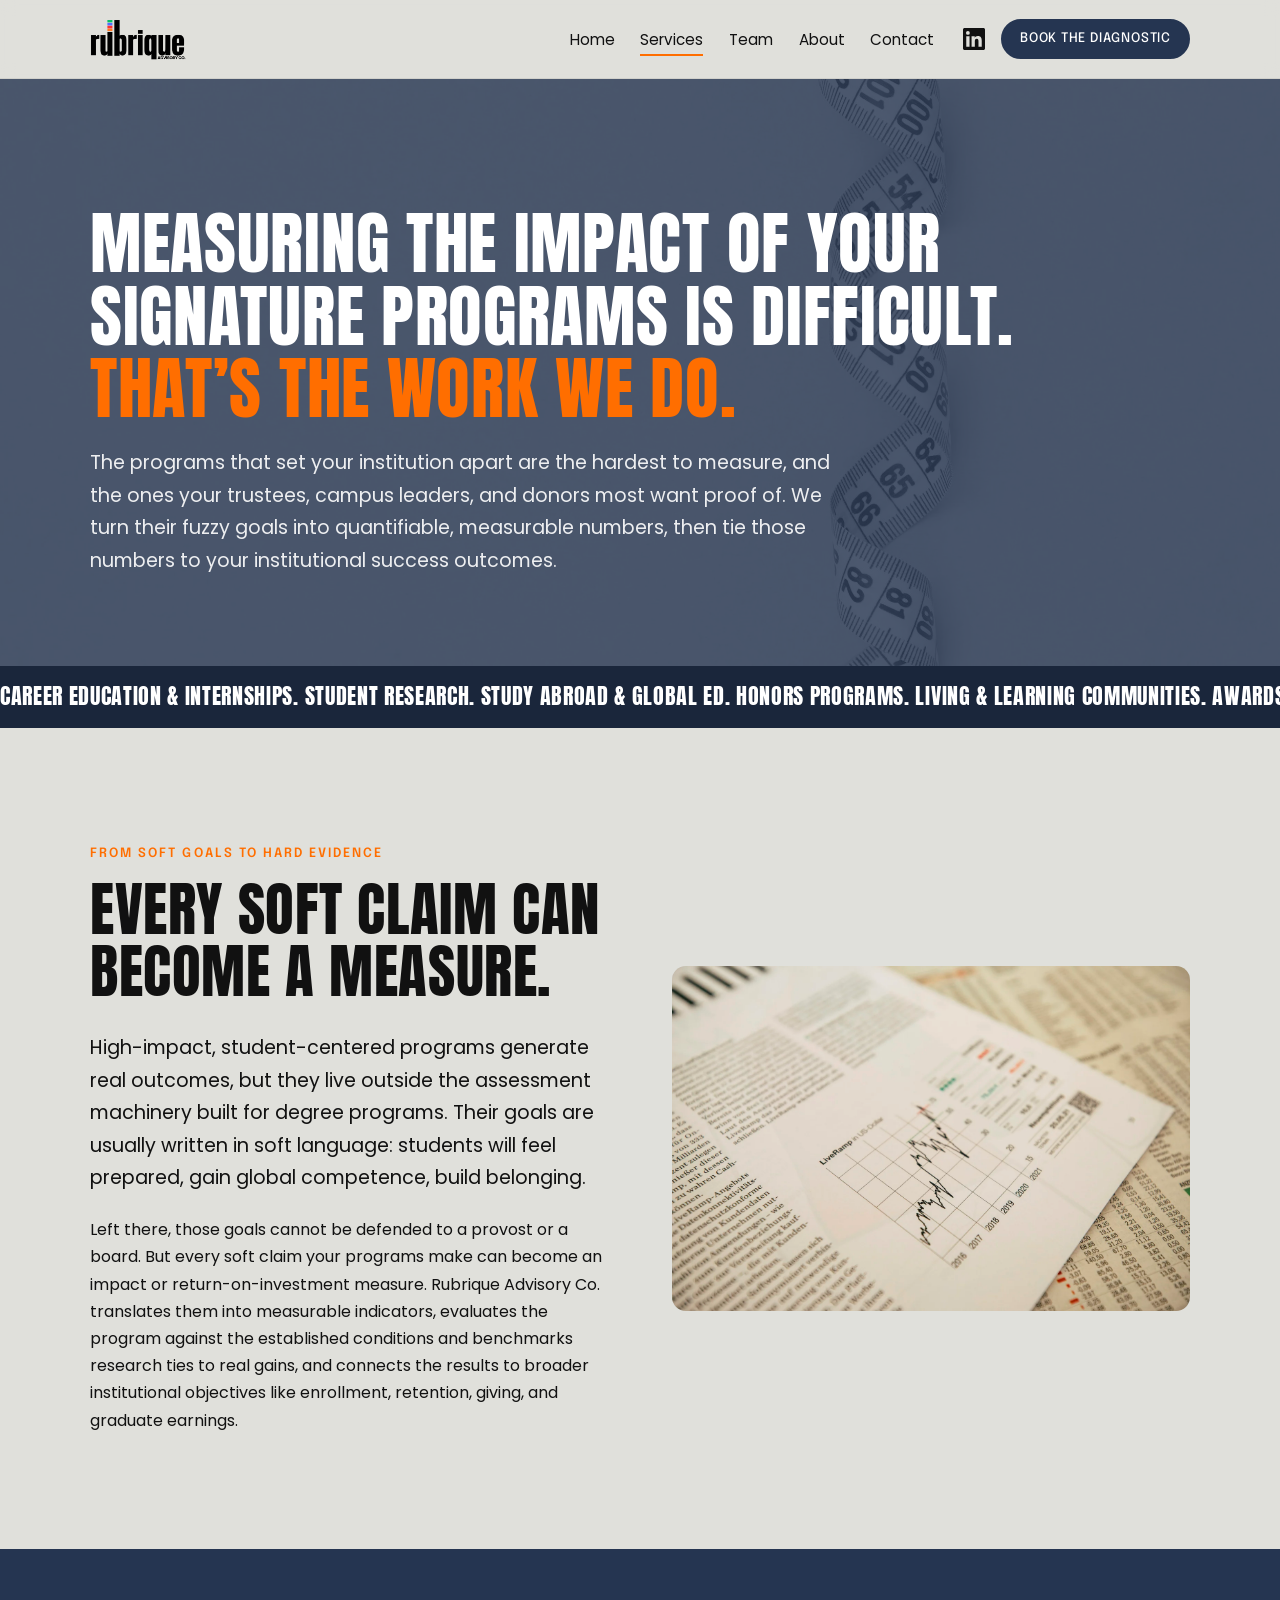
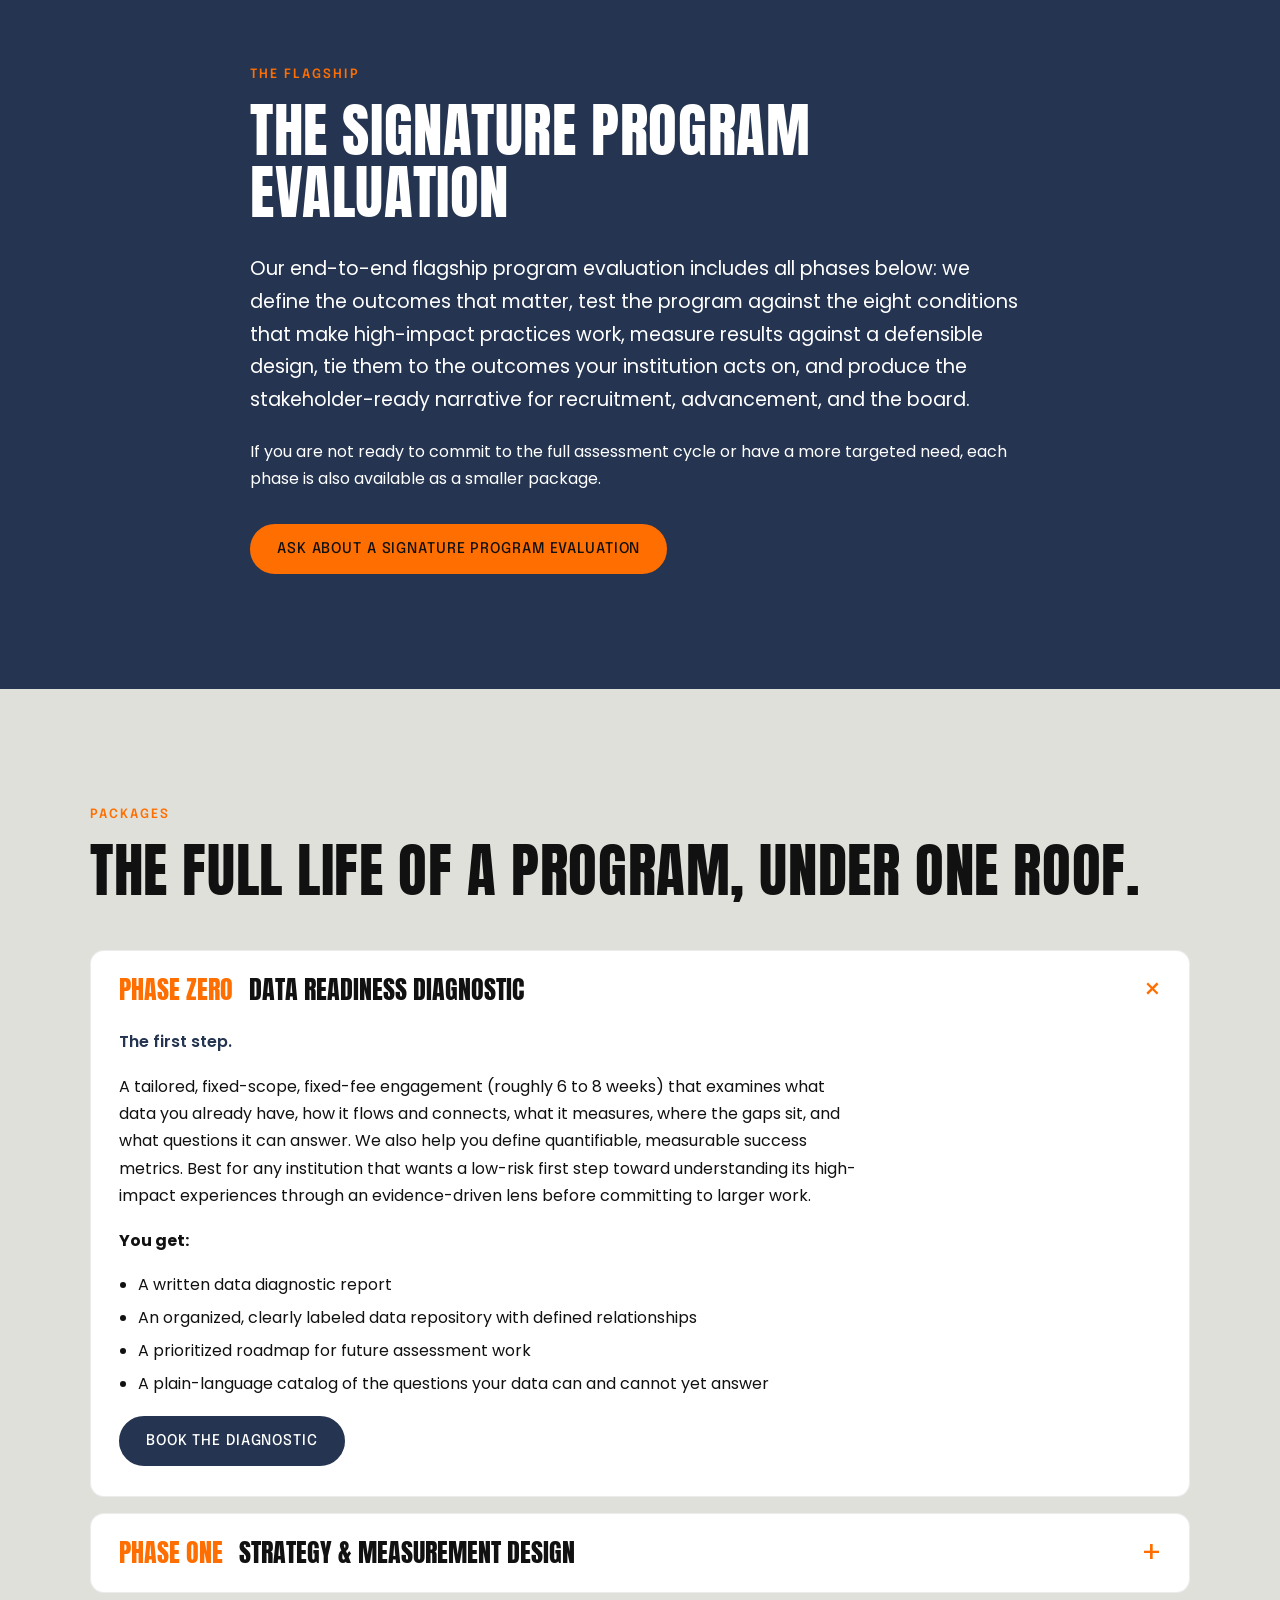
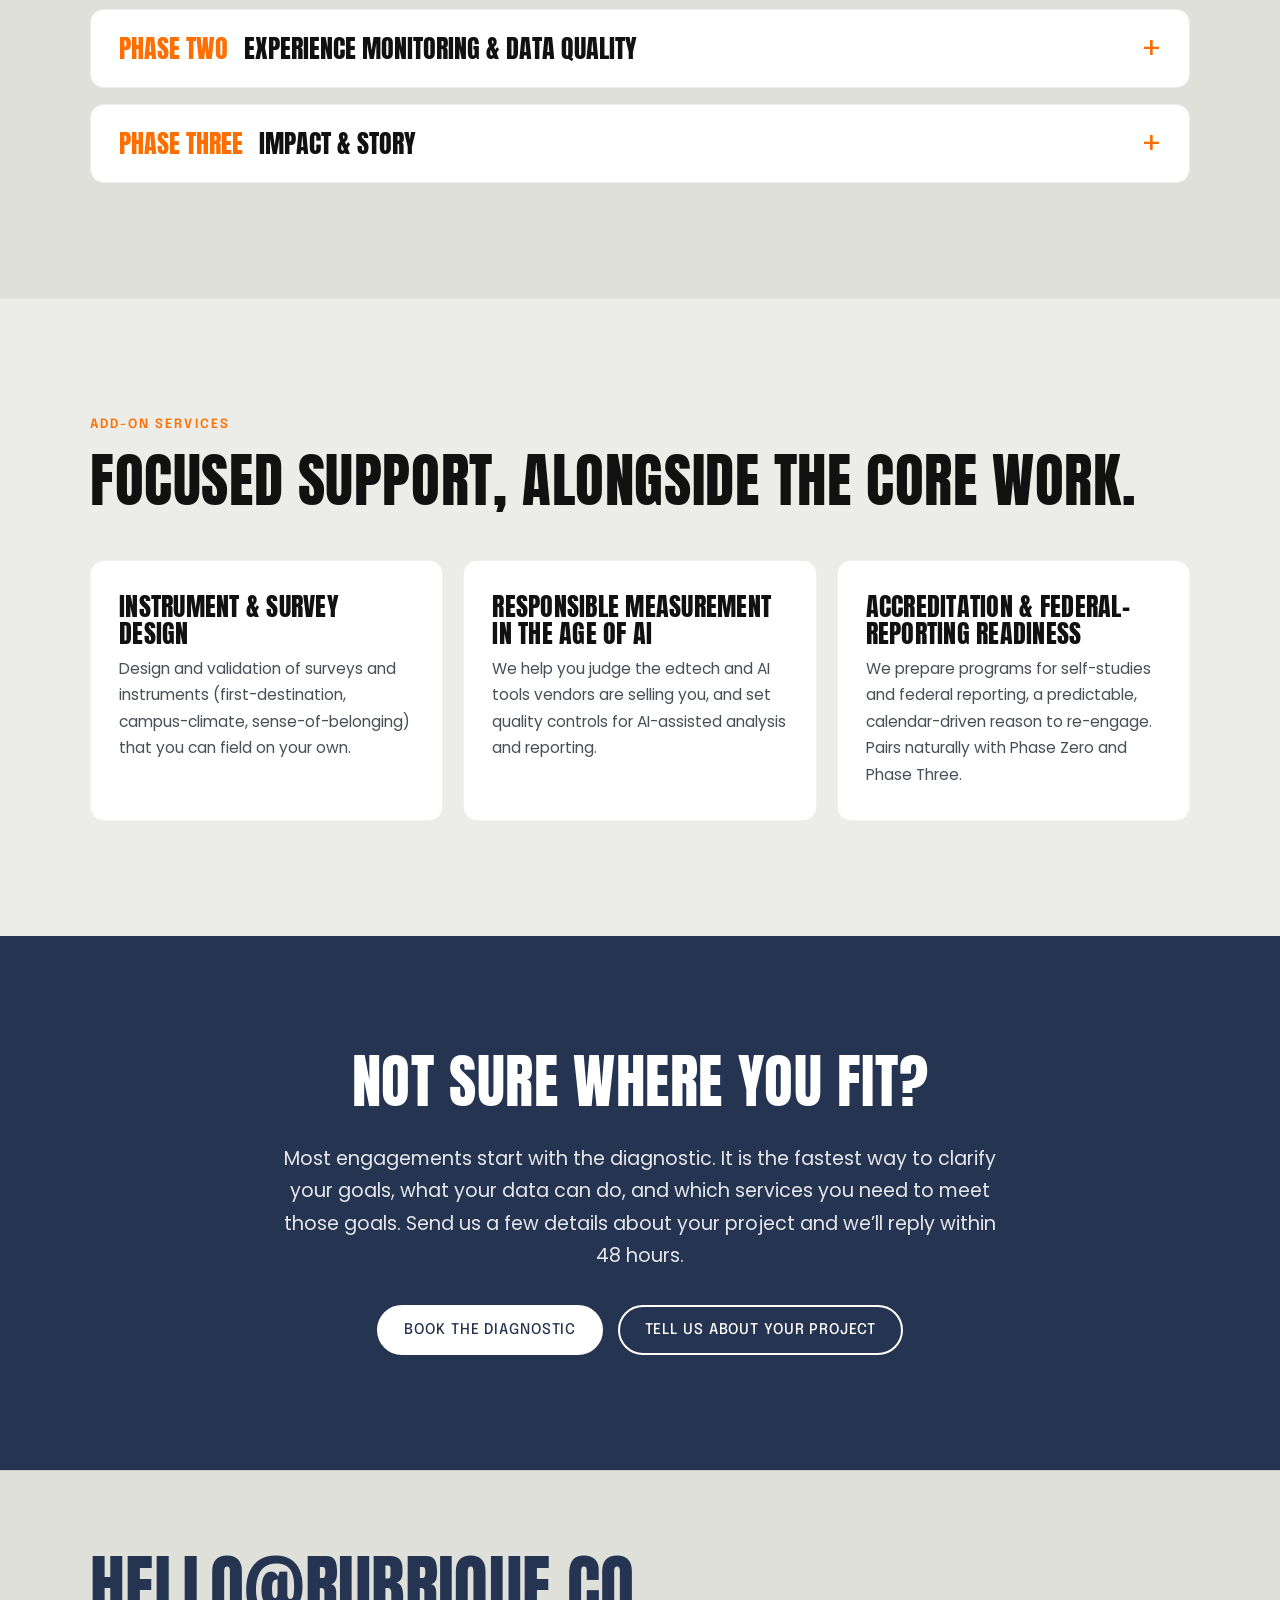
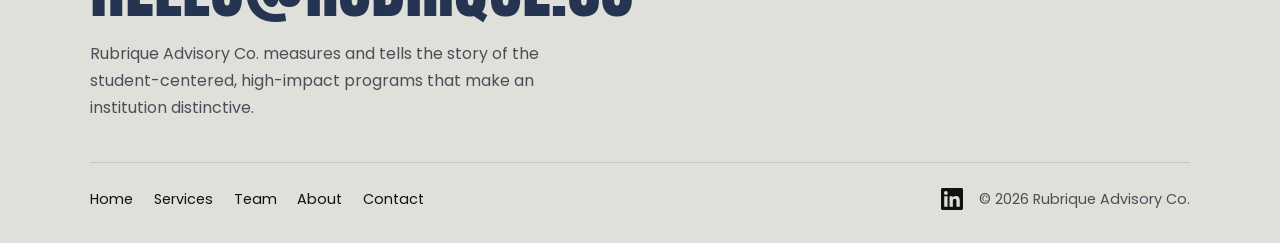
<file: services/index.html>
<!DOCTYPE html>
<html lang="en">
<head>
<meta charset="utf-8">
<meta name="viewport" content="width=device-width, initial-scale=1">
<title>Services | Rubrique Advisory Co.</title>
<meta name="description" content="Signature Program Evaluation, Data Readiness Diagnostic, measurement design, monitoring, and impact reporting for high-impact programs in higher education.">
<link rel="canonical" href="https://www.rubrique.co/services/">
<meta property="og:type" content="website">
<meta property="og:site_name" content="Rubrique Advisory Co.">
<meta property="og:title" content="Services | Rubrique Advisory Co.">
<meta property="og:description" content="Signature Program Evaluation, Data Readiness Diagnostic, measurement design, monitoring, and impact reporting for high-impact programs in higher education.">
<meta property="og:url" content="https://www.rubrique.co/services/">
<meta property="og:image" content="https://www.rubrique.co/assets/img/og-image.jpg">
<meta name="twitter:card" content="summary_large_image">
<link rel="icon" type="image/png" href="../assets/img/favicon.png">
<link rel="apple-touch-icon" href="../assets/img/favicon.png">
<link rel="preload" href="../assets/fonts/anton-latin-400-normal.woff2" as="font" type="font/woff2" crossorigin>
<link rel="preload" href="../assets/fonts/poppins-latin-400-normal.woff2" as="font" type="font/woff2" crossorigin>
<link rel="stylesheet" href="../assets/css/site.css">
</head>
<body>
<a class="skip-link" href="#main">Skip to content</a>

<header class="site-header">
  <div class="wrap">
    <a class="brand" href="../" aria-label="Rubrique Advisory Co. home">
      <img src="../assets/img/logo.png" alt="Rubrique Advisory Co." width="1473" height="828">
    </a>
    <button class="nav-toggle" type="button" aria-expanded="false" aria-controls="site-nav"><span></span><span class="visually-hidden">Menu</span></button>
    <nav class="nav" id="site-nav" aria-label="Primary">
      <ul class="nav__links"><li><a href="../">Home</a></li><li><a href="../services/" aria-current="page">Services</a></li><li><a href="../team/">Team</a></li><li><a href="../about/">About</a></li><li><a href="../contact/">Contact</a></li></ul>
      <div class="nav__actions">
        <a class="icon-link" href="https://www.linkedin.com/company/rubrique/" aria-label="Rubrique on LinkedIn" rel="noopener" target="_blank"><svg viewBox="0 0 24 24" aria-hidden="true"><path d="M20.45 20.45h-3.56v-5.57c0-1.33-.03-3.04-1.85-3.04-1.86 0-2.14 1.45-2.14 2.94v5.67H9.35V9h3.41v1.56h.05c.48-.9 1.64-1.85 3.37-1.85 3.6 0 4.27 2.37 4.27 5.46v6.28zM5.34 7.43a2.06 2.06 0 1 1 0-4.13 2.06 2.06 0 0 1 0 4.13zM7.12 20.45H3.56V9h3.56v11.45zM22.22 0H1.77C.79 0 0 .77 0 1.73v20.54C0 23.23.79 24 1.77 24h20.45c.98 0 1.78-.77 1.78-1.73V1.73C24 .77 23.2 0 22.22 0z"/></svg></a>
        <a class="btn" href="../contact/?interest=diagnostic">Book the Diagnostic</a>
      </div>
    </nav>
  </div>
</header>

<main id="main">

<section class="hero hero--page" aria-labelledby="svc-title">
  <div class="hero__bg" style="background-image:url('../assets/img/services-hero.jpg')"></div>
  <div class="wrap">
    <h1 id="svc-title">Measuring the impact of your signature programs is difficult.<br><span class="accent">That&rsquo;s the work we do.</span></h1>
    <p class="lede">The programs that set your institution apart are the hardest to measure, and the ones your trustees, campus leaders, and donors most want proof of. We turn their fuzzy goals into quantifiable, measurable numbers, then tie those numbers to your institutional success outcomes.</p>
  </div>
</section>

<div class="marquee marquee--navy marquee--small" aria-label="Career Education &amp; Internships. Student Research. Study Abroad &amp; Global Ed. Honors Programs. Living &amp; Learning Communities. Awards &amp; Fellowships. First-Year Seminars. Service &amp; Community-Based Learning." role="img"><div class="marquee__track" aria-hidden="true"><span class="marquee__item">Career Education &amp; Internships. Student Research. Study Abroad &amp; Global Ed. Honors Programs. Living &amp; Learning Communities. Awards &amp; Fellowships. First-Year Seminars. Service &amp; Community-Based Learning.</span><span class="marquee__item">Career Education &amp; Internships. Student Research. Study Abroad &amp; Global Ed. Honors Programs. Living &amp; Learning Communities. Awards &amp; Fellowships. First-Year Seminars. Service &amp; Community-Based Learning.</span><span class="marquee__item">Career Education &amp; Internships. Student Research. Study Abroad &amp; Global Ed. Honors Programs. Living &amp; Learning Communities. Awards &amp; Fellowships. First-Year Seminars. Service &amp; Community-Based Learning.</span><span class="marquee__item">Career Education &amp; Internships. Student Research. Study Abroad &amp; Global Ed. Honors Programs. Living &amp; Learning Communities. Awards &amp; Fellowships. First-Year Seminars. Service &amp; Community-Based Learning.</span></div></div>

<section class="section" aria-labelledby="soft-title">
  <div class="wrap">
    <div class="split">
      <div>
        <span class="eyebrow">From soft goals to hard evidence</span>
        <h2 id="soft-title">Every soft claim can become a measure.</h2>
        <p class="lede">High-impact, student-centered programs generate real outcomes, but they live outside the assessment machinery built for degree programs. Their goals are usually written in soft language: students will feel prepared, gain global competence, build belonging.</p>
        <p>Left there, those goals cannot be defended to a provost or a board. But every soft claim your programs make can become an impact or return-on-investment measure. Rubrique Advisory Co. translates them into measurable indicators, evaluates the program against the established conditions and benchmarks research ties to real gains, and connects the results to broader institutional objectives like enrollment, retention, giving, and graduate earnings.</p>
      </div>
      <div class="split__media">
        <img src="../assets/img/services-data.jpg" alt="Close-up of papers with financial data, including a line graph and numerical tables." width="1500" height="1000" loading="lazy">
      </div>
    </div>
  </div>
</section>

<section class="section section--navy" aria-labelledby="flag-title">
  <div class="wrap wrap--narrow">
    <span class="eyebrow">The flagship</span>
    <h2 id="flag-title">The Signature Program Evaluation</h2>
    <p class="lede">Our end-to-end flagship program evaluation includes all phases below: we define the outcomes that matter, test the program against the eight conditions that make high-impact practices work, measure results against a defensible design, tie them to the outcomes your institution acts on, and produce the stakeholder-ready narrative for recruitment, advancement, and the board.</p>
    <p>If you are not ready to commit to the full assessment cycle or have a more targeted need, each phase is also available as a smaller package.</p>
    <div class="btn-row"><a class="btn btn--orange" href="../contact/?interest=flagship">Ask about a Signature Program Evaluation</a></div>
  </div>
</section>

<section class="section" aria-labelledby="phases-title">
  <div class="wrap">
    <div class="section-head">
      <span class="eyebrow">Packages</span>
      <h2 id="phases-title">The full life of a program, under one roof.</h2>
    </div>
    <div class="phases">
      <details class="phase" open>
        <summary><span><span class="phase__label">Phase Zero</span> Data Readiness Diagnostic</span></summary>
        <div class="phase__body">
          <p class="phase__tag">The first step.</p>
          <p>A tailored, fixed-scope, fixed-fee engagement (roughly 6 to 8 weeks) that examines what data you already have, how it flows and connects, what it measures, where the gaps sit, and what questions it can answer. We also help you define quantifiable, measurable success metrics. Best for any institution that wants a low-risk first step toward understanding its high-impact experiences through an evidence-driven lens before committing to larger work.</p>
          <p><strong>You get:</strong></p>
          <ul>
            <li>A written data diagnostic report</li>
            <li>An organized, clearly labeled data repository with defined relationships</li>
            <li>A prioritized roadmap for future assessment work</li>
            <li>A plain-language catalog of the questions your data can and cannot yet answer</li>
          </ul>
          <a class="btn" href="../contact/?interest=diagnostic">Book the Diagnostic</a>
        </div>
      </details>
      <details class="phase">
        <summary><span><span class="phase__label">Phase One</span> Strategy &amp; Measurement Design</span></summary>
        <div class="phase__body">
          <p class="phase__tag">Get the measurement right before the program starts.</p>
          <p>We set success metrics with your program leaders, design the data-collection and analysis plan, and build the standards and workflows that keep the data usable later. Work can include counterfactual and equity-of-access analysis design, historical baselines, and pre-mortem planning.</p>
          <p><strong>You get:</strong></p>
          <ul>
            <li>A measurement strategy tied to program and institutional goals</li>
            <li>Validated instruments, such as surveys and interview protocols</li>
            <li>A full data-collection and analysis plan your team can run</li>
          </ul>
          <p class="phase__meta">Best for new program cycles, or any effort being built without a measurement plan.</p>
        </div>
      </details>
      <details class="phase">
        <summary><span><span class="phase__label">Phase Two</span> Experience Monitoring &amp; Data Quality</span></summary>
        <div class="phase__body">
          <p class="phase__tag">Keep it on track while it runs.</p>
          <p>We carry out live data collection, track the agreed metrics, protect data quality, and keep the work in line with institutional, state, federal, and accreditation requirements. We build internal-facing, external-facing, or combined dashboards your own people can read, with check-ins timed to the program rather than a fixed midpoint.</p>
          <p><strong>You get:</strong></p>
          <ul>
            <li>A live monitoring system and dashboards</li>
            <li>A regular reporting cadence</li>
            <li>Ongoing data-quality safeguards</li>
          </ul>
          <p class="phase__meta">Best for programs in flight that need to protect quality and show progress. Can be added on top of Phase One.</p>
        </div>
      </details>
      <details class="phase">
        <summary><span><span class="phase__label">Phase Three</span> Impact &amp; Story</span></summary>
        <div class="phase__body">
          <p class="phase__tag">Prove it, then tell it.</p>
          <p>We measure impact against the metrics set in Phase One, run the analyses the design allows (from descriptive comparisons and hypothesis tests to A/B and quasi-experimental designs), and write the narrative that turns outcomes into something trustees, accreditors, donors, and campus leaders will act on, aligned with how your institution talks about itself elsewhere.</p>
          <p><strong>You get:</strong></p>
          <ul>
            <li>A full impact analysis report</li>
            <li>A communication suite: social content, a press release, and website copy</li>
            <li>A post-mortem on what worked and what to improve</li>
          </ul>
          <p class="phase__meta">Best for end-of-cycle evaluation, accreditation evidence, and the fundraising case.</p>
        </div>
      </details>
    </div>
  </div>
</section>

<section class="section section--paper-light" aria-labelledby="addons-title">
  <div class="wrap">
    <div class="section-head">
      <span class="eyebrow">Add-on services</span>
      <h2 id="addons-title">Focused support, alongside the core work.</h2>
    </div>
    <div class="grid grid--3">
      <article class="card"><h3>Instrument &amp; survey design</h3><p>Design and validation of surveys and instruments (first-destination, campus-climate, sense-of-belonging) that you can field on your own.</p></article>
      <article class="card"><h3>Responsible measurement in the age of AI</h3><p>We help you judge the edtech and AI tools vendors are selling you, and set quality controls for AI-assisted analysis and reporting.</p></article>
      <article class="card"><h3>Accreditation &amp; federal-reporting readiness</h3><p>We prepare programs for self-studies and federal reporting, a predictable, calendar-driven reason to re-engage. Pairs naturally with Phase Zero and Phase Three.</p></article>
    </div>
  </div>
</section>

<section class="section cta-band" aria-labelledby="fit-title">
  <div class="wrap">
    <h2 id="fit-title">Not sure where you fit?</h2>
    <p class="lede">Most engagements start with the diagnostic. It is the fastest way to clarify your goals, what your data can do, and which services you need to meet those goals. Send us a few details about your project and we&rsquo;ll reply within 48 hours.</p>
    <div class="btn-row btn-row--center">
      <a class="btn btn--light" href="../contact/?interest=diagnostic">Book the Diagnostic</a>
      <a class="btn btn--ghost-light" href="../contact/">Tell us about your project</a>
    </div>
  </div>
</section>

</main>

<footer class="site-footer">
  <div class="wrap">
    <a class="footer-email" href="mailto:hello@rubrique.co">hello@rubrique.co</a>
    <p class="footer-tag">Rubrique Advisory Co. measures and tells the story of the student-centered, high-impact programs that make an institution distinctive.</p>
    <div class="footer-bottom">
      <ul class="footer-nav"><li><a href="../">Home</a></li><li><a href="../services/" aria-current="page">Services</a></li><li><a href="../team/">Team</a></li><li><a href="../about/">About</a></li><li><a href="../contact/">Contact</a></li></ul>
      <div class="footer-legal">
        <a class="icon-link" href="https://www.linkedin.com/company/rubrique/" aria-label="Rubrique on LinkedIn" rel="noopener" target="_blank"><svg viewBox="0 0 24 24" aria-hidden="true"><path d="M20.45 20.45h-3.56v-5.57c0-1.33-.03-3.04-1.85-3.04-1.86 0-2.14 1.45-2.14 2.94v5.67H9.35V9h3.41v1.56h.05c.48-.9 1.64-1.85 3.37-1.85 3.6 0 4.27 2.37 4.27 5.46v6.28zM5.34 7.43a2.06 2.06 0 1 1 0-4.13 2.06 2.06 0 0 1 0 4.13zM7.12 20.45H3.56V9h3.56v11.45zM22.22 0H1.77C.79 0 0 .77 0 1.73v20.54C0 23.23.79 24 1.77 24h20.45c.98 0 1.78-.77 1.78-1.73V1.73C24 .77 23.2 0 22.22 0z"/></svg></a>
        <span>&copy; <span data-year>2026</span> Rubrique Advisory Co.</span>
      </div>
    </div>
  </div>
</footer>

<script src="../assets/js/site.js" defer></script>
</body>
</html>
</file>
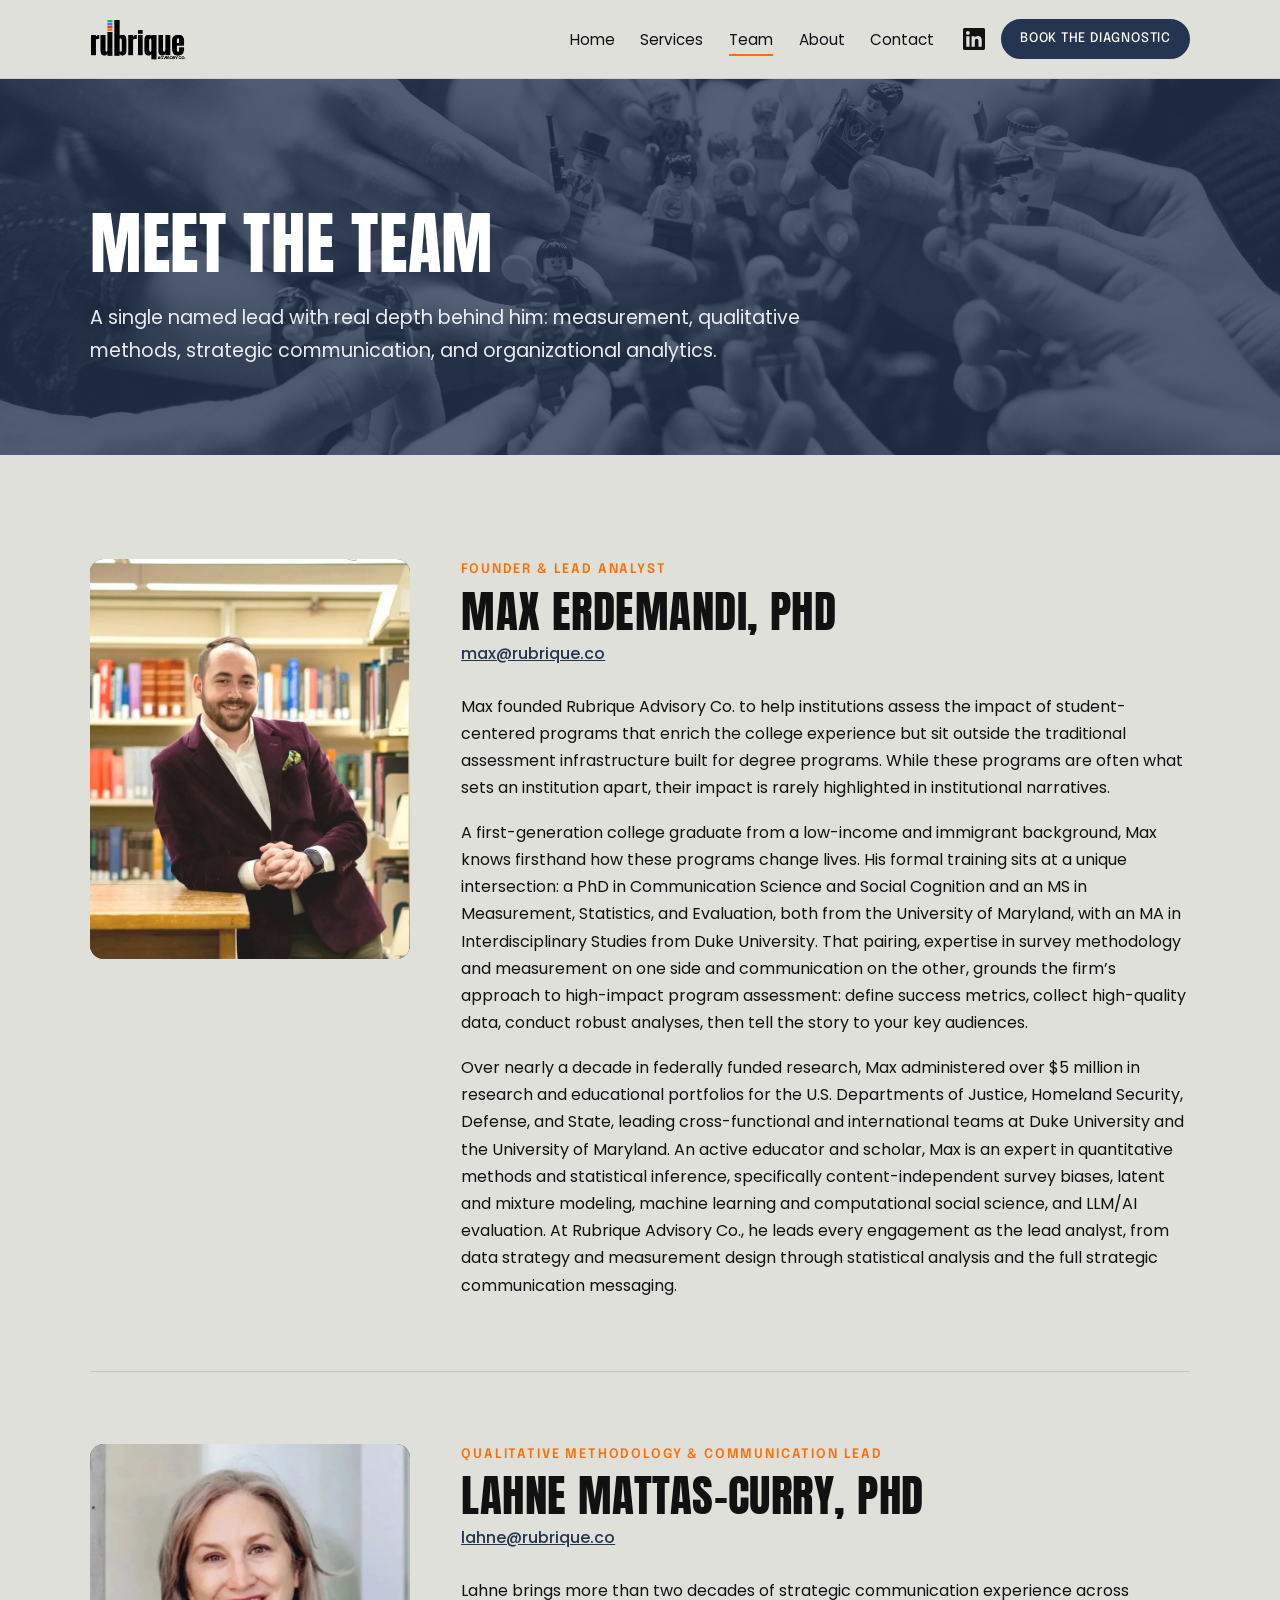
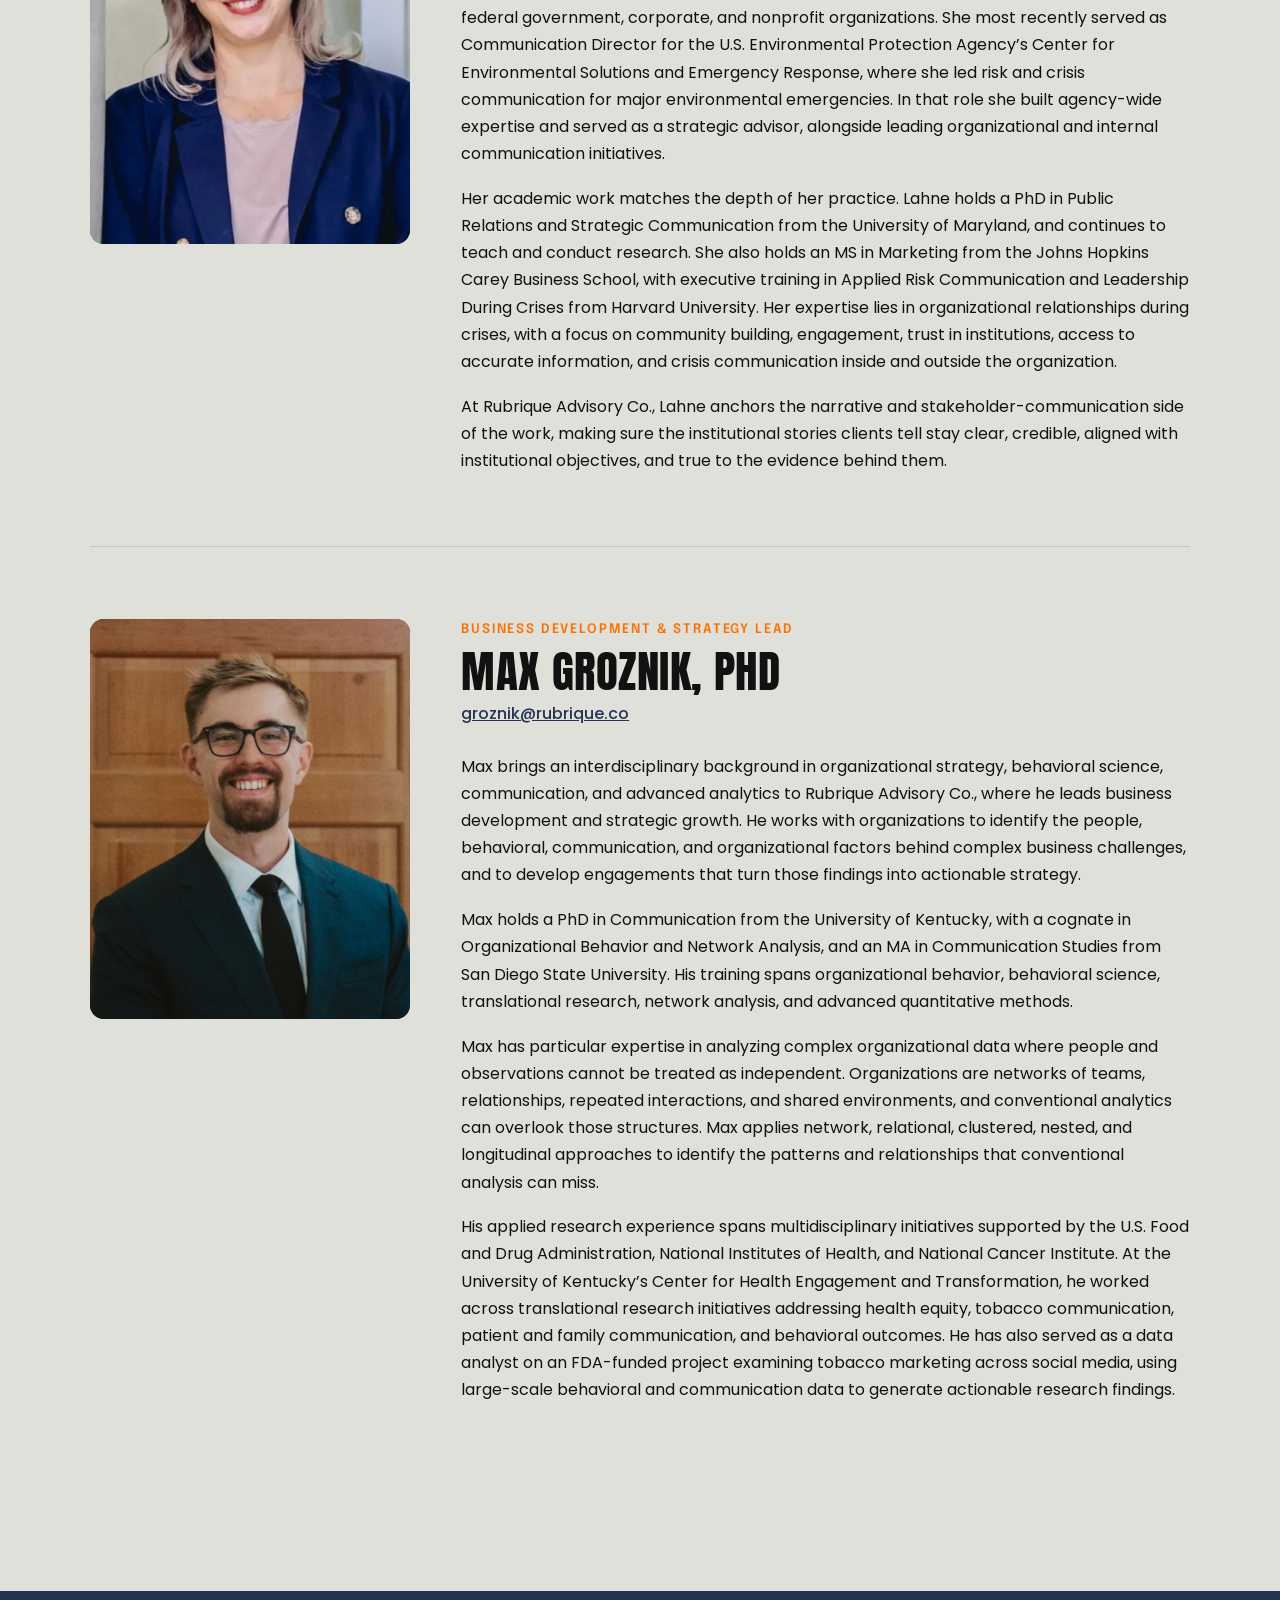
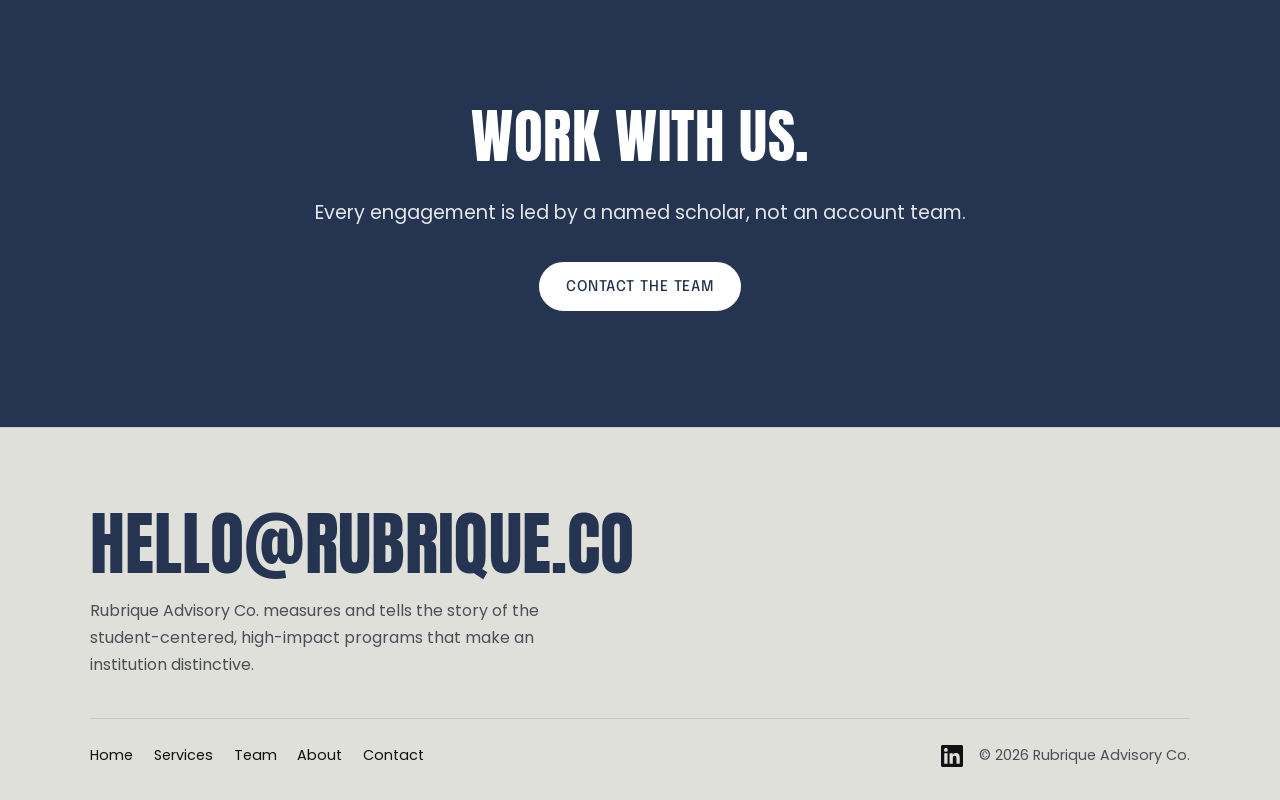
<file: team/index.html>
<!DOCTYPE html>
<html lang="en">
<head>
<meta charset="utf-8">
<meta name="viewport" content="width=device-width, initial-scale=1">
<title>Team | Rubrique Advisory Co.</title>
<meta name="description" content="Meet Max Erdemandi, PhD, Lahne Mattas-Curry, PhD, and Max Groznik, PhD: measurement, qualitative methods, strategic communication, and organizational analytics.">
<link rel="canonical" href="https://www.rubrique.co/team/">
<meta property="og:type" content="website">
<meta property="og:site_name" content="Rubrique Advisory Co.">
<meta property="og:title" content="Team | Rubrique Advisory Co.">
<meta property="og:description" content="Meet Max Erdemandi, PhD, Lahne Mattas-Curry, PhD, and Max Groznik, PhD: measurement, qualitative methods, strategic communication, and organizational analytics.">
<meta property="og:url" content="https://www.rubrique.co/team/">
<meta property="og:image" content="https://www.rubrique.co/assets/img/og-image.jpg">
<meta name="twitter:card" content="summary_large_image">
<link rel="icon" type="image/png" href="../assets/img/favicon.png">
<link rel="apple-touch-icon" href="../assets/img/favicon.png">
<link rel="preload" href="../assets/fonts/anton-latin-400-normal.woff2" as="font" type="font/woff2" crossorigin>
<link rel="preload" href="../assets/fonts/poppins-latin-400-normal.woff2" as="font" type="font/woff2" crossorigin>
<link rel="stylesheet" href="../assets/css/site.css">
</head>
<body>
<a class="skip-link" href="#main">Skip to content</a>

<header class="site-header">
  <div class="wrap">
    <a class="brand" href="../" aria-label="Rubrique Advisory Co. home">
      <img src="../assets/img/logo.png" alt="Rubrique Advisory Co." width="1473" height="828">
    </a>
    <button class="nav-toggle" type="button" aria-expanded="false" aria-controls="site-nav"><span></span><span class="visually-hidden">Menu</span></button>
    <nav class="nav" id="site-nav" aria-label="Primary">
      <ul class="nav__links"><li><a href="../">Home</a></li><li><a href="../services/">Services</a></li><li><a href="../team/" aria-current="page">Team</a></li><li><a href="../about/">About</a></li><li><a href="../contact/">Contact</a></li></ul>
      <div class="nav__actions">
        <a class="icon-link" href="https://www.linkedin.com/company/rubrique/" aria-label="Rubrique on LinkedIn" rel="noopener" target="_blank"><svg viewBox="0 0 24 24" aria-hidden="true"><path d="M20.45 20.45h-3.56v-5.57c0-1.33-.03-3.04-1.85-3.04-1.86 0-2.14 1.45-2.14 2.94v5.67H9.35V9h3.41v1.56h.05c.48-.9 1.64-1.85 3.37-1.85 3.6 0 4.27 2.37 4.27 5.46v6.28zM5.34 7.43a2.06 2.06 0 1 1 0-4.13 2.06 2.06 0 0 1 0 4.13zM7.12 20.45H3.56V9h3.56v11.45zM22.22 0H1.77C.79 0 0 .77 0 1.73v20.54C0 23.23.79 24 1.77 24h20.45c.98 0 1.78-.77 1.78-1.73V1.73C24 .77 23.2 0 22.22 0z"/></svg></a>
        <a class="btn" href="../contact/?interest=diagnostic">Book the Diagnostic</a>
      </div>
    </nav>
  </div>
</header>

<main id="main">

<section class="hero hero--page" aria-labelledby="team-title">
  <div class="hero__bg" style="background-image:url('../assets/img/team-hero.jpg')"></div>
  <div class="wrap">
    <h1 id="team-title">Meet the team</h1>
    <p class="lede">A single named lead with real depth behind him: measurement, qualitative methods, strategic communication, and organizational analytics.</p>
  </div>
</section>

<section class="section" style="padding-top:clamp(1rem,3vw,2rem)">
  <div class="wrap">

    <article class="person" id="max-erdemandi">
      <div class="person__photo"><img src="../assets/img/team-max-erdemandi.jpg" alt="Max Erdemandi" width="750" height="1126" loading="lazy"></div>
      <div>
        <p class="person__role">Founder &amp; Lead Analyst</p>
        <h2>Max Erdemandi, PhD</h2>
        <a class="person__email" href="mailto:max@rubrique.co">max@rubrique.co</a>
        <p>Max founded Rubrique Advisory Co. to help institutions assess the impact of student-centered programs that enrich the college experience but sit outside the traditional assessment infrastructure built for degree programs. While these programs are often what sets an institution apart, their impact is rarely highlighted in institutional narratives.</p>
        <p>A first-generation college graduate from a low-income and immigrant background, Max knows firsthand how these programs change lives. His formal training sits at a unique intersection: a PhD in Communication Science and Social Cognition and an MS in Measurement, Statistics, and Evaluation, both from the University of Maryland, with an MA in Interdisciplinary Studies from Duke University. That pairing, expertise in survey methodology and measurement on one side and communication on the other, grounds the firm&rsquo;s approach to high-impact program assessment: define success metrics, collect high-quality data, conduct robust analyses, then tell the story to your key audiences.</p>
        <p>Over nearly a decade in federally funded research, Max administered over $5 million in research and educational portfolios for the U.S. Departments of Justice, Homeland Security, Defense, and State, leading cross-functional and international teams at Duke University and the University of Maryland. An active educator and scholar, Max is an expert in quantitative methods and statistical inference, specifically content-independent survey biases, latent and mixture modeling, machine learning and computational social science, and LLM/AI evaluation. At Rubrique Advisory Co., he leads every engagement as the lead analyst, from data strategy and measurement design through statistical analysis and the full strategic communication messaging.</p>
      </div>
    </article>

    <article class="person" id="lahne-mattas-curry">
      <div class="person__photo"><img src="../assets/img/team-lahne-mattas-curry.jpg" alt="Lahne Mattas-Curry" width="750" height="1168" loading="lazy"></div>
      <div>
        <p class="person__role">Qualitative Methodology &amp; Communication Lead</p>
        <h2>Lahne Mattas-Curry, PhD</h2>
        <a class="person__email" href="mailto:lahne@rubrique.co">lahne@rubrique.co</a>
        <p>Lahne brings more than two decades of strategic communication experience across federal government, corporate, and nonprofit organizations. She most recently served as Communication Director for the U.S. Environmental Protection Agency&rsquo;s Center for Environmental Solutions and Emergency Response, where she led risk and crisis communication for major environmental emergencies. In that role she built agency-wide expertise and served as a strategic advisor, alongside leading organizational and internal communication initiatives.</p>
        <p>Her academic work matches the depth of her practice. Lahne holds a PhD in Public Relations and Strategic Communication from the University of Maryland, and continues to teach and conduct research. She also holds an MS in Marketing from the Johns Hopkins Carey Business School, with executive training in Applied Risk Communication and Leadership During Crises from Harvard University. Her expertise lies in organizational relationships during crises, with a focus on community building, engagement, trust in institutions, access to accurate information, and crisis communication inside and outside the organization.</p>
        <p>At Rubrique Advisory Co., Lahne anchors the narrative and stakeholder-communication side of the work, making sure the institutional stories clients tell stay clear, credible, aligned with institutional objectives, and true to the evidence behind them.</p>
      </div>
    </article>

    <article class="person" id="max-groznik">
      <div class="person__photo"><img src="../assets/img/team-max-groznik.jpg" alt="Max Groznik" width="708" height="1145" loading="lazy"></div>
      <div>
        <p class="person__role">Business Development &amp; Strategy Lead</p>
        <h2>Max Groznik, PhD</h2>
        <a class="person__email" href="mailto:groznik@rubrique.co">groznik@rubrique.co</a>
        <p>Max brings an interdisciplinary background in organizational strategy, behavioral science, communication, and advanced analytics to Rubrique Advisory Co., where he leads business development and strategic growth. He works with organizations to identify the people, behavioral, communication, and organizational factors behind complex business challenges, and to develop engagements that turn those findings into actionable strategy.</p>
        <p>Max holds a PhD in Communication from the University of Kentucky, with a cognate in Organizational Behavior and Network Analysis, and an MA in Communication Studies from San Diego State University. His training spans organizational behavior, behavioral science, translational research, network analysis, and advanced quantitative methods.</p>
        <p>Max has particular expertise in analyzing complex organizational data where people and observations cannot be treated as independent. Organizations are networks of teams, relationships, repeated interactions, and shared environments, and conventional analytics can overlook those structures. Max applies network, relational, clustered, nested, and longitudinal approaches to identify the patterns and relationships that conventional analysis can miss.</p>
        <p>His applied research experience spans multidisciplinary initiatives supported by the U.S. Food and Drug Administration, National Institutes of Health, and National Cancer Institute. At the University of Kentucky&rsquo;s Center for Health Engagement and Transformation, he worked across translational research initiatives addressing health equity, tobacco communication, patient and family communication, and behavioral outcomes. He has also served as a data analyst on an FDA-funded project examining tobacco marketing across social media, using large-scale behavioral and communication data to generate actionable research findings.</p>
      </div>
    </article>

  </div>
</section>

<section class="section cta-band">
  <div class="wrap">
    <h2>Work with us.</h2>
    <p class="lede">Every engagement is led by a named scholar, not an account team.</p>
    <div class="btn-row btn-row--center"><a class="btn btn--light" href="../contact/">Contact the team</a></div>
  </div>
</section>

</main>

<footer class="site-footer">
  <div class="wrap">
    <a class="footer-email" href="mailto:hello@rubrique.co">hello@rubrique.co</a>
    <p class="footer-tag">Rubrique Advisory Co. measures and tells the story of the student-centered, high-impact programs that make an institution distinctive.</p>
    <div class="footer-bottom">
      <ul class="footer-nav"><li><a href="../">Home</a></li><li><a href="../services/">Services</a></li><li><a href="../team/" aria-current="page">Team</a></li><li><a href="../about/">About</a></li><li><a href="../contact/">Contact</a></li></ul>
      <div class="footer-legal">
        <a class="icon-link" href="https://www.linkedin.com/company/rubrique/" aria-label="Rubrique on LinkedIn" rel="noopener" target="_blank"><svg viewBox="0 0 24 24" aria-hidden="true"><path d="M20.45 20.45h-3.56v-5.57c0-1.33-.03-3.04-1.85-3.04-1.86 0-2.14 1.45-2.14 2.94v5.67H9.35V9h3.41v1.56h.05c.48-.9 1.64-1.85 3.37-1.85 3.6 0 4.27 2.37 4.27 5.46v6.28zM5.34 7.43a2.06 2.06 0 1 1 0-4.13 2.06 2.06 0 0 1 0 4.13zM7.12 20.45H3.56V9h3.56v11.45zM22.22 0H1.77C.79 0 0 .77 0 1.73v20.54C0 23.23.79 24 1.77 24h20.45c.98 0 1.78-.77 1.78-1.73V1.73C24 .77 23.2 0 22.22 0z"/></svg></a>
        <span>&copy; <span data-year>2026</span> Rubrique Advisory Co.</span>
      </div>
    </div>
  </div>
</footer>

<script src="../assets/js/site.js" defer></script>
</body>
</html>
</file>
<file: assets/css/site.css>
/* ==========================================================================
   Rubrique Advisory Co.: site styles
   Plain CSS, no build step. Edit the variables below to change the palette.
   ========================================================================== */

/* Self-hosted fonts (SIL Open Font License; see assets/fonts/). */
@font-face { font-family: "Anton"; font-style: normal; font-weight: 400; font-display: swap; src: url("../fonts/anton-latin-400-normal.woff2") format("woff2"); }
@font-face { font-family: "Poppins"; font-style: normal; font-weight: 400; font-display: swap; src: url("../fonts/poppins-latin-400-normal.woff2") format("woff2"); }
@font-face { font-family: "Poppins"; font-style: normal; font-weight: 500; font-display: swap; src: url("../fonts/poppins-latin-500-normal.woff2") format("woff2"); }
@font-face { font-family: "Poppins"; font-style: normal; font-weight: 600; font-display: swap; src: url("../fonts/poppins-latin-600-normal.woff2") format("woff2"); }
@font-face { font-family: "Poppins"; font-style: normal; font-weight: 700; font-display: swap; src: url("../fonts/poppins-latin-700-normal.woff2") format("woff2"); }
@font-face { font-family: "Epilogue"; font-style: normal; font-weight: 400; font-display: swap; src: url("../fonts/epilogue-latin-400-normal.woff2") format("woff2"); }
@font-face { font-family: "Epilogue"; font-style: normal; font-weight: 500; font-display: swap; src: url("../fonts/epilogue-latin-500-normal.woff2") format("woff2"); }
@font-face { font-family: "Epilogue"; font-style: normal; font-weight: 600; font-display: swap; src: url("../fonts/epilogue-latin-600-normal.woff2") format("woff2"); }

:root {
  --navy: #253551;
  --navy-deep: #1a263b;
  --paper: #e0e0db;
  --paper-light: #ecece8;
  --ink: #111111;
  --muted: #4a4f57;
  --orange: #ff6e00;
  --white: #ffffff;

  --font-display: "Anton", Impact, "Arial Narrow", sans-serif;
  --font-body: "Poppins", system-ui, -apple-system, "Segoe UI", sans-serif;
  --font-ui: "Epilogue", "Poppins", system-ui, sans-serif;

  --wrap: 1180px;
  --gutter: clamp(1.25rem, 4vw, 2.5rem);
  --section-y: clamp(4rem, 9vw, 7.5rem);
  --radius: 999px;
}

*, *::before, *::after { box-sizing: border-box; }

html { scroll-behavior: smooth; -webkit-text-size-adjust: 100%; }

body {
  margin: 0;
  background: var(--paper);
  color: var(--ink);
  font-family: var(--font-body);
  font-size: 1rem;
  line-height: 1.7;
  -webkit-font-smoothing: antialiased;
}

img { max-width: 100%; height: auto; display: block; }

a { color: inherit; }

p { margin: 0 0 1.1em; }
p:last-child { margin-bottom: 0; }

h1, h2, h3, h4 {
  font-family: var(--font-display);
  font-weight: 400;
  text-transform: uppercase;
  line-height: 1.05;
  letter-spacing: 0.01em;
  margin: 0 0 0.5em;
}

h1 { font-size: clamp(2.6rem, 6.5vw, 5.6rem); }
h2 { font-size: clamp(2.1rem, 4.6vw, 3.8rem); }
h3 { font-size: clamp(1.4rem, 2.4vw, 1.9rem); }
h4 { font-size: 1.15rem; letter-spacing: 0.03em; }

strong { font-weight: 700; }

.wrap { width: 100%; max-width: var(--wrap); margin: 0 auto; padding: 0 var(--gutter); }
.wrap--narrow { max-width: 860px; }

.section { padding: var(--section-y) 0; position: relative; }
.section--navy { background: var(--navy); color: var(--white); }
.section--paper-light { background: var(--paper-light); }
.section--white { background: var(--white); }

.accent { color: var(--orange); }
.lede { font-size: clamp(1.05rem, 1.6vw, 1.2rem); }
.center { text-align: center; }
.measure { max-width: 68ch; }
.center.measure { margin-left: auto; margin-right: auto; }

.visually-hidden {
  position: absolute !important;
  width: 1px; height: 1px;
  padding: 0; margin: -1px;
  overflow: hidden; clip: rect(0 0 0 0);
  white-space: nowrap; border: 0;
}

.skip-link {
  position: absolute; left: 1rem; top: -3rem; z-index: 100;
  background: var(--navy); color: var(--white);
  padding: 0.6rem 1rem; border-radius: 6px; text-decoration: none;
}
.skip-link:focus { top: 1rem; }

:focus-visible { outline: 3px solid var(--orange); outline-offset: 3px; }

/* ---------- Buttons ---------- */

.btn {
  display: inline-flex; align-items: center; justify-content: center; gap: 0.5em;
  font-family: var(--font-ui);
  font-size: 0.92rem;
  font-weight: 500;
  letter-spacing: 0.06em;
  text-transform: uppercase;
  text-decoration: none;
  line-height: 1.2;
  padding: 0.95em 1.7em;
  border-radius: var(--radius);
  border: 2px solid var(--navy);
  background: var(--navy);
  color: var(--white);
  cursor: pointer;
  transition: background 0.2s ease, color 0.2s ease, border-color 0.2s ease, transform 0.2s ease;
}
.btn:hover { background: var(--navy-deep); border-color: var(--navy-deep); transform: translateY(-1px); }

.btn--ghost { background: transparent; color: var(--navy); }
.btn--ghost:hover { background: var(--navy); color: var(--white); }

.btn--light { background: var(--white); border-color: var(--white); color: var(--navy); }
.btn--light:hover { background: var(--paper); border-color: var(--paper); }

.btn--ghost-light { background: transparent; border-color: var(--white); color: var(--white); }
.btn--ghost-light:hover { background: var(--white); color: var(--navy); }

.btn--orange { background: var(--orange); border-color: var(--orange); color: var(--ink); }
.btn--orange:hover { background: #e86400; border-color: #e86400; }

.btn-row { display: flex; flex-wrap: wrap; gap: 0.9rem; margin-top: 2rem; }
.center .btn-row, .btn-row--center { justify-content: center; }

/* ---------- Header ---------- */

.site-header {
  position: sticky; top: 0; z-index: 50;
  background: rgba(224, 224, 219, 0.94);
  backdrop-filter: saturate(140%) blur(8px);
  -webkit-backdrop-filter: saturate(140%) blur(8px);
  border-bottom: 1px solid rgba(17, 17, 17, 0.08);
}
.site-header .wrap {
  display: flex; align-items: center; justify-content: space-between;
  gap: 1.5rem; min-height: 78px;
}
.brand { display: inline-flex; align-items: center; flex-shrink: 0; }
.brand img { height: 54px; width: auto; }

.nav { display: flex; align-items: center; gap: 1.8rem; }
.nav__links { display: flex; gap: 1.6rem; list-style: none; margin: 0; padding: 0; }
.nav__links a {
  font-size: 0.95rem; text-decoration: none; padding: 0.3rem 0;
  border-bottom: 2px solid transparent;
  transition: border-color 0.2s ease;
}
.nav__links a:hover { border-bottom-color: var(--ink); }
.nav__links a[aria-current="page"] { border-bottom-color: var(--orange); }

.nav__actions { display: flex; align-items: center; gap: 1rem; }
.nav__actions .btn { padding: 0.75em 1.3em; font-size: 0.82rem; }

.icon-link { display: inline-flex; width: 22px; height: 22px; color: var(--ink); }
.icon-link svg { width: 100%; height: 100%; fill: currentColor; }
.icon-link:hover { color: var(--navy); }

.nav-toggle {
  display: none;
  background: none; border: 0; padding: 0.5rem; cursor: pointer;
  width: 44px; height: 44px; position: relative;
}
.nav-toggle span, .nav-toggle span::before, .nav-toggle span::after {
  content: ""; position: absolute; left: 10px; width: 24px; height: 2px;
  background: var(--ink); transition: transform 0.2s ease, opacity 0.2s ease;
}
.nav-toggle span { top: 21px; }
.nav-toggle span::before { left: 0; top: -7px; }
.nav-toggle span::after { left: 0; top: 7px; }
.nav-open .nav-toggle span { background: transparent; }
.nav-open .nav-toggle span::before { transform: translateY(7px) rotate(45deg); }
.nav-open .nav-toggle span::after { transform: translateY(-7px) rotate(-45deg); }

@media (max-width: 960px) {
  .nav-toggle { display: block; }
  .nav {
    position: absolute; top: 100%; left: 0; right: 0;
    flex-direction: column; align-items: stretch; gap: 0;
    background: var(--paper);
    border-bottom: 1px solid rgba(17, 17, 17, 0.1);
    padding: 0.5rem var(--gutter) 1.5rem;
    display: none;
  }
  .nav-open .nav { display: flex; }
  .nav__links { flex-direction: column; gap: 0; }
  .nav__links a { display: block; padding: 0.85rem 0; border-bottom: 1px solid rgba(17, 17, 17, 0.08); font-size: 1.05rem; }
  .nav__links a[aria-current="page"] { border-bottom-color: rgba(17, 17, 17, 0.08); color: var(--navy); font-weight: 600; }
  .nav__actions { margin-top: 1.2rem; justify-content: space-between; }
  .brand img { height: 46px; }
}

/* ---------- Hero ---------- */

.hero {
  position: relative; overflow: hidden;
  background: var(--navy); color: var(--white);
  padding: clamp(5rem, 11vw, 9rem) 0 clamp(4rem, 8vw, 6.5rem);
}
.hero__bg {
  position: absolute; inset: 0;
  background-size: cover; background-position: center;
  opacity: 0.16;
  filter: grayscale(100%);
}
.hero .wrap { position: relative; }

.hero h1 { margin-bottom: 0.25em; }
/* Home headline: "Every [word] looks the same." always stays on one line.
   Font size = available width / line length in ems (14.1), capped at 4.6rem. */
#hero-title { font-size: min(4.6rem, calc((100vw - 2 * clamp(1.25rem, 4vw, 2.5rem)) / 14.1)); }
#hero-title .hero__line:first-child { white-space: nowrap; }
.hero__line { display: block; }

/* Rotating word: every word stacks in one grid cell, so the box is as wide as
   the longest word and the shorter words sit centered inside it. */
.rotator {
  display: inline-grid;
  vertical-align: bottom;
  color: var(--white);
}
.rotator > span {
  grid-area: 1 / 1;
  text-align: center;
  opacity: 0;
  transform: translateY(0.35em);
  transition: opacity 0.45s ease, transform 0.45s ease;
}
.rotator > span.is-active { opacity: 1; transform: none; }

.stand-out {
  white-space: nowrap;
  color: var(--orange);
  text-decoration: underline;
  text-decoration-thickness: 0.07em;
  text-underline-offset: 0.12em;
}

.hero__kicker {
  font-family: var(--font-display);
  text-transform: uppercase;
  letter-spacing: 0.04em;
  font-size: clamp(1.05rem, 1.8vw, 1.35rem);
  margin: 2.2rem 0 0.4rem;
}
.hero__kicker--soft { color: rgba(255, 255, 255, 0.72); margin-top: 0; }

.hero--page { padding: clamp(5rem, 10vw, 8rem) 0 clamp(3.5rem, 7vw, 5.5rem); }
.hero--page h1 { font-size: clamp(2.3rem, 5.4vw, 4.6rem); }
.hero--page .hero__bg { opacity: 0.22; }
.hero--page .lede { max-width: 62ch; color: rgba(255, 255, 255, 0.9); margin-top: 1.4rem; }

/* ---------- Program chips ---------- */

.programs {
  list-style: none; padding: 0; margin: 2rem 0 0;
  display: grid; grid-template-columns: repeat(4, minmax(0, 1fr)); gap: 0.75rem;
}
.programs li {
  font-family: var(--font-display);
  text-transform: uppercase;
  letter-spacing: 0.03em;
  font-size: 1rem;
  line-height: 1.25;
  padding: 1rem 1.1rem;
  border: 1px solid rgba(255, 255, 255, 0.28);
  border-radius: 10px;
  display: flex; align-items: center;
  min-height: 4.4rem;
}
@media (max-width: 860px) { .programs { grid-template-columns: repeat(2, minmax(0, 1fr)); } }

/* ---------- Marquee ---------- */

.marquee {
  overflow: hidden;
  background: var(--paper);
  border-top: 1px solid rgba(17, 17, 17, 0.1);
  border-bottom: 1px solid rgba(17, 17, 17, 0.1);
  padding: 1.1rem 0;
}
.marquee--navy { background: var(--navy-deep); color: var(--white); border-color: transparent; }
.marquee__track {
  display: flex; width: max-content;
  animation: marquee 38s linear infinite;
}
.marquee__item {
  font-family: var(--font-display);
  text-transform: uppercase;
  font-size: clamp(1.6rem, 3.6vw, 2.8rem);
  white-space: nowrap;
  padding-right: 2.5rem;
  line-height: 1.1;
}
.marquee--small .marquee__item { font-size: clamp(1.05rem, 2vw, 1.4rem); letter-spacing: 0.03em; }
@keyframes marquee { from { transform: translateX(0); } to { transform: translateX(-50%); } }

/* ---------- Layout helpers ---------- */

.split {
  display: grid; grid-template-columns: 1fr 1fr; gap: clamp(2rem, 5vw, 4.5rem); align-items: center;
}
.split--media-tall { align-items: stretch; }
.split__media img { width: 100%; height: 100%; object-fit: cover; border-radius: 14px; }
@media (max-width: 860px) { .split { grid-template-columns: 1fr; } }

.statements { list-style: none; padding: 0; margin: 0 0 2rem; }
.statements li {
  font-family: var(--font-display);
  text-transform: uppercase;
  font-size: clamp(1.25rem, 2.2vw, 1.6rem);
  line-height: 1.2;
  padding: 0.85rem 0;
  border-bottom: 1px solid rgba(255, 255, 255, 0.2);
}
.statements li:first-child { padding-top: 0; }

.panel {
  background: var(--navy); color: var(--white);
  border-radius: 14px;
  padding: clamp(2rem, 4vw, 3rem);
}
.panel p { color: rgba(255, 255, 255, 0.9); }
.panel .pull { color: var(--white); border-left: 3px solid var(--orange); padding-left: 1rem; margin-top: 1.6rem; }

/* ---------- Cards ---------- */

.grid { display: grid; gap: 1.25rem; }
.grid--4 { grid-template-columns: repeat(4, minmax(0, 1fr)); }
.grid--3 { grid-template-columns: repeat(3, minmax(0, 1fr)); }
.grid--2 { grid-template-columns: repeat(2, minmax(0, 1fr)); }
@media (max-width: 1000px) { .grid--4 { grid-template-columns: repeat(2, minmax(0, 1fr)); } }
@media (max-width: 860px) { .grid--3 { grid-template-columns: 1fr; } }
@media (max-width: 640px) { .grid--4, .grid--2 { grid-template-columns: 1fr; } }

.card {
  background: var(--white);
  border-radius: 14px;
  padding: 2rem 1.75rem;
  border: 1px solid rgba(17, 17, 17, 0.06);
}
.card h3 { font-size: 1.6rem; margin-bottom: 0.6rem; }
.card p { color: var(--muted); font-size: 0.97rem; }
.card__num {
  font-family: var(--font-ui); font-size: 0.8rem; letter-spacing: 0.12em;
  color: var(--orange); font-weight: 600; display: block; margin-bottom: 0.9rem;
}
.card--navy { background: var(--navy); color: var(--white); border-color: transparent; }
.card--navy p { color: rgba(255, 255, 255, 0.85); }

.stat {
  background: rgba(255, 255, 255, 0.06);
  border: 1px solid rgba(255, 255, 255, 0.16);
  border-radius: 14px;
  padding: 1.75rem 1.5rem;
  font-family: var(--font-display);
  text-transform: uppercase;
  font-size: 1.15rem;
  line-height: 1.3;
  letter-spacing: 0.02em;
}
.stat__big { display: block; font-size: 2.6rem; color: var(--orange); line-height: 1; margin-bottom: 0.7rem; }

.section-head { margin-bottom: clamp(2rem, 4vw, 3rem); }
.section-head p { max-width: 64ch; }
.center .section-head p, .section-head.center p { margin-left: auto; margin-right: auto; }

.eyebrow {
  font-family: var(--font-ui); font-size: 0.8rem; font-weight: 600;
  letter-spacing: 0.16em; text-transform: uppercase;
  color: var(--orange); display: block; margin-bottom: 0.9rem;
}

/* ---------- Photo band ---------- */

.photo-band {
  position: relative; color: var(--white); background: var(--navy);
  padding: clamp(4rem, 8vw, 6rem) 0; overflow: hidden;
}
.photo-band__bg { position: absolute; inset: 0; background-size: cover; background-position: center; opacity: 0.25; }
.photo-band .wrap { position: relative; }
.photo-band .programs li { background: rgba(26, 38, 59, 0.6); }

/* ---------- Accordions (services phases) ---------- */

.phases { display: grid; gap: 1rem; }
.phase {
  background: var(--white);
  border-radius: 14px;
  border: 1px solid rgba(17, 17, 17, 0.08);
  overflow: hidden;
}
.phase summary {
  list-style: none; cursor: pointer;
  display: flex; align-items: center; justify-content: space-between; gap: 1rem;
  padding: 1.5rem 1.75rem;
  font-family: var(--font-display); text-transform: uppercase;
  font-size: clamp(1.2rem, 2.2vw, 1.6rem); line-height: 1.15;
}
.phase summary::-webkit-details-marker { display: none; }
.phase summary::after {
  content: "+"; font-family: var(--font-body); font-size: 1.8rem; line-height: 1;
  color: var(--orange); flex-shrink: 0; transition: transform 0.2s ease;
}
.phase[open] summary::after { transform: rotate(45deg); }
.phase__label { color: var(--orange); margin-right: 0.4em; }
.phase__body { padding: 0 1.75rem 1.9rem; max-width: 80ch; }
.phase__tag { font-weight: 600; color: var(--navy); }
.phase__body ul { margin: 0.4rem 0 1.2rem; padding-left: 1.2rem; }
.phase__body li { margin-bottom: 0.35rem; }
.phase__meta { font-size: 0.92rem; color: var(--muted); }

/* ---------- Team ---------- */

.person {
  display: grid; grid-template-columns: 320px 1fr; gap: clamp(2rem, 4vw, 3.5rem);
  padding: clamp(3rem, 6vw, 4.5rem) 0;
  border-bottom: 1px solid rgba(17, 17, 17, 0.12);
  align-items: start;
}
.person:last-child { border-bottom: 0; }
.person__photo {
  border-radius: 14px; overflow: hidden; background: var(--navy);
  aspect-ratio: 4 / 5;
  position: sticky; top: 110px;
}
.person__photo img { width: 100%; height: 100%; object-fit: cover; object-position: center top; }
.person__role { font-family: var(--font-ui); font-size: 0.82rem; letter-spacing: 0.14em; text-transform: uppercase; color: var(--orange); font-weight: 600; margin-bottom: 0.4rem; }
.person h2 { font-size: clamp(2rem, 3.6vw, 2.8rem); margin-bottom: 0.3rem; }
.person__email { display: inline-block; margin-bottom: 1.6rem; color: var(--navy); font-weight: 500; }
@media (max-width: 860px) {
  .person { grid-template-columns: 1fr; }
  .person__photo { position: static; max-width: 340px; }
}

/* ---------- About collage ---------- */

.collage { display: grid; grid-template-columns: 1fr 1fr; gap: 0.9rem; }
.collage img { width: 100%; aspect-ratio: 1 / 1; object-fit: cover; border-radius: 12px; }

/* ---------- Contact ---------- */

.contact-grid { display: grid; grid-template-columns: 1fr 1.4fr; gap: clamp(2rem, 5vw, 4rem); align-items: start; }
@media (max-width: 900px) { .contact-grid { grid-template-columns: minmax(0, 1fr); } }
.contact-grid > * { min-width: 0; }

.contact-aside p { color: var(--muted); }
.contact-aside .big-email {
  font-family: var(--font-display); font-size: clamp(1.6rem, 3vw, 2.2rem);
  color: var(--navy); text-decoration: none; display: inline-block; margin: 0.3rem 0 1.2rem;
  word-break: break-word;
}
.contact-aside .big-email:hover { color: var(--orange); }

.form {
  background: var(--white);
  border-radius: 16px;
  padding: clamp(1.75rem, 4vw, 2.75rem);
  border: 1px solid rgba(17, 17, 17, 0.06);
}
.form__row { display: grid; grid-template-columns: minmax(0, 1fr) minmax(0, 1fr); gap: 1rem; }
@media (max-width: 600px) { .form__row { grid-template-columns: minmax(0, 1fr); } }
.field { display: flex; flex-direction: column; margin-bottom: 1.15rem; }
.field label, .field legend {
  font-family: var(--font-ui); font-size: 0.82rem; font-weight: 600;
  letter-spacing: 0.06em; text-transform: uppercase; margin-bottom: 0.45rem;
}
.field .req { color: var(--orange); }
.field .opt { color: var(--muted); font-weight: 400; text-transform: none; letter-spacing: 0; }
.field input, .field select, .field textarea {
  font: inherit; font-size: 1rem;
  width: 100%; min-width: 0;
  padding: 0.8rem 0.9rem;
  border: 1px solid #c8c8c2; border-radius: 8px;
  background: #fafaf8; color: var(--ink);
  transition: border-color 0.2s ease, box-shadow 0.2s ease;
}
.field textarea { min-height: 150px; resize: vertical; }
.field input:focus, .field select:focus, .field textarea:focus {
  outline: none; border-color: var(--navy); box-shadow: 0 0 0 3px rgba(37, 53, 81, 0.18);
}
fieldset.field { border: 0; padding: 0; margin: 0 0 1.15rem; min-width: 0; }
.checks { display: grid; grid-template-columns: 1fr 1fr; gap: 0.5rem 1rem; }
@media (max-width: 600px) { .checks { grid-template-columns: 1fr; } }
.check { display: flex; gap: 0.6rem; align-items: flex-start; font-size: 0.95rem; line-height: 1.4; }
.check input { margin-top: 0.2rem; accent-color: var(--navy); width: 1.05rem; height: 1.05rem; flex-shrink: 0; }
.hp { position: absolute; left: -9999px; width: 1px; height: 1px; overflow: hidden; }
.form__status { margin-top: 1rem; font-weight: 500; }
.form__status.is-ok { color: #1f6b3a; }
.form__status.is-err { color: #b42318; }
.form__fine { font-size: 0.85rem; color: var(--muted); margin-top: 1rem; }

/* ---------- CTA band ---------- */

.cta-band { background: var(--navy); color: var(--white); text-align: center; }
.cta-band p { color: rgba(255, 255, 255, 0.88); max-width: 60ch; margin-left: auto; margin-right: auto; }

/* ---------- Footer ---------- */

.site-footer { background: var(--paper); padding: clamp(3.5rem, 7vw, 5rem) 0 2rem; border-top: 1px solid rgba(17, 17, 17, 0.1); }
.footer-email {
  font-family: var(--font-display); text-transform: uppercase;
  font-size: clamp(2rem, 6vw, 4.4rem); line-height: 1;
  color: var(--navy); text-decoration: none; display: inline-block;
  word-break: break-word;
}
.footer-email:hover { color: var(--orange); }
.footer-tag { margin: 1rem 0 2.5rem; color: var(--muted); max-width: 52ch; }
.footer-bottom {
  display: flex; flex-wrap: wrap; justify-content: space-between; align-items: center; gap: 1rem;
  padding-top: 1.5rem; border-top: 1px solid rgba(17, 17, 17, 0.12);
  font-size: 0.9rem;
}
.footer-nav { display: flex; flex-wrap: wrap; gap: 1.3rem; list-style: none; margin: 0; padding: 0; }
.footer-nav a { text-decoration: none; }
.footer-nav a:hover { text-decoration: underline; }
.footer-legal { color: var(--muted); display: flex; align-items: center; gap: 1rem; }

/* ---------- 404 ---------- */

.notfound { min-height: 60vh; display: flex; align-items: center; }

/* ---------- Motion preferences ---------- */

@media (prefers-reduced-motion: reduce) {
  html { scroll-behavior: auto; }
  .marquee__track { animation: none; }
  .rotator > span { transition: none; }
  .btn { transition: none; }
}
</file>
